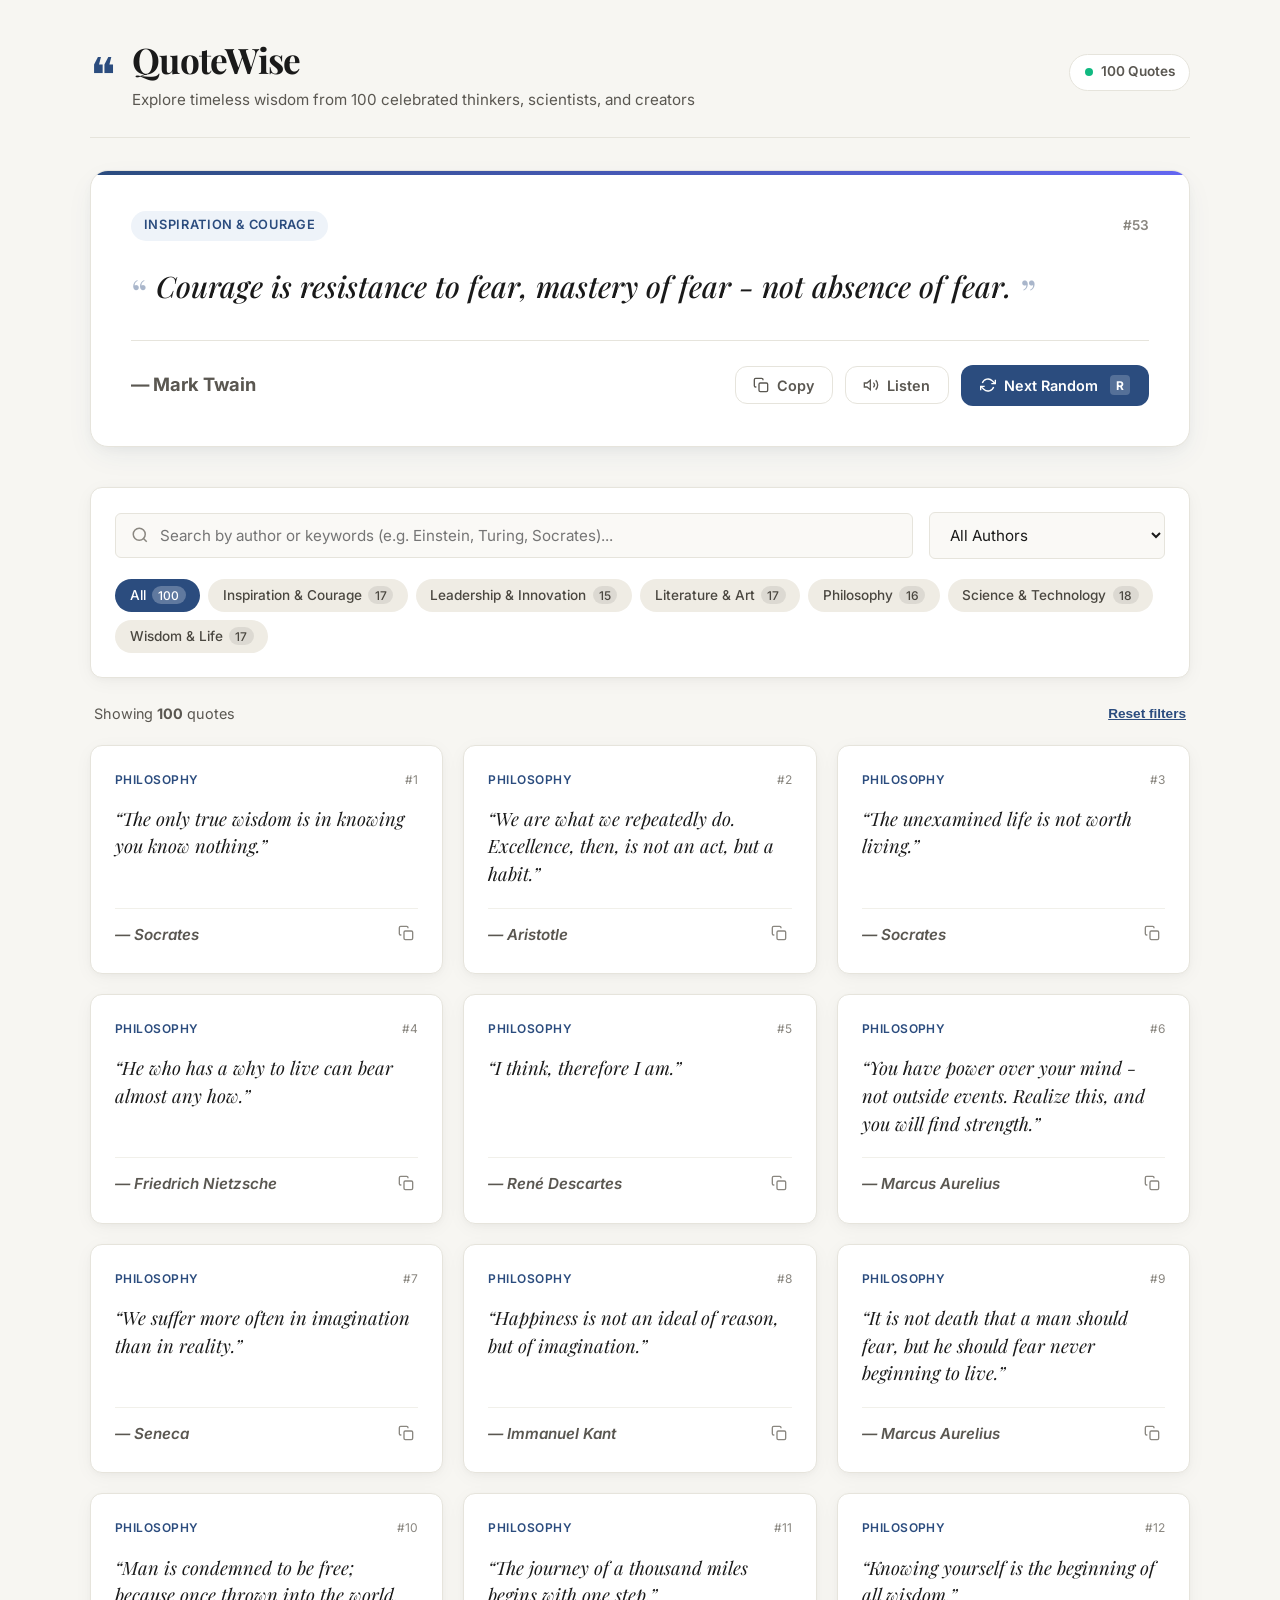
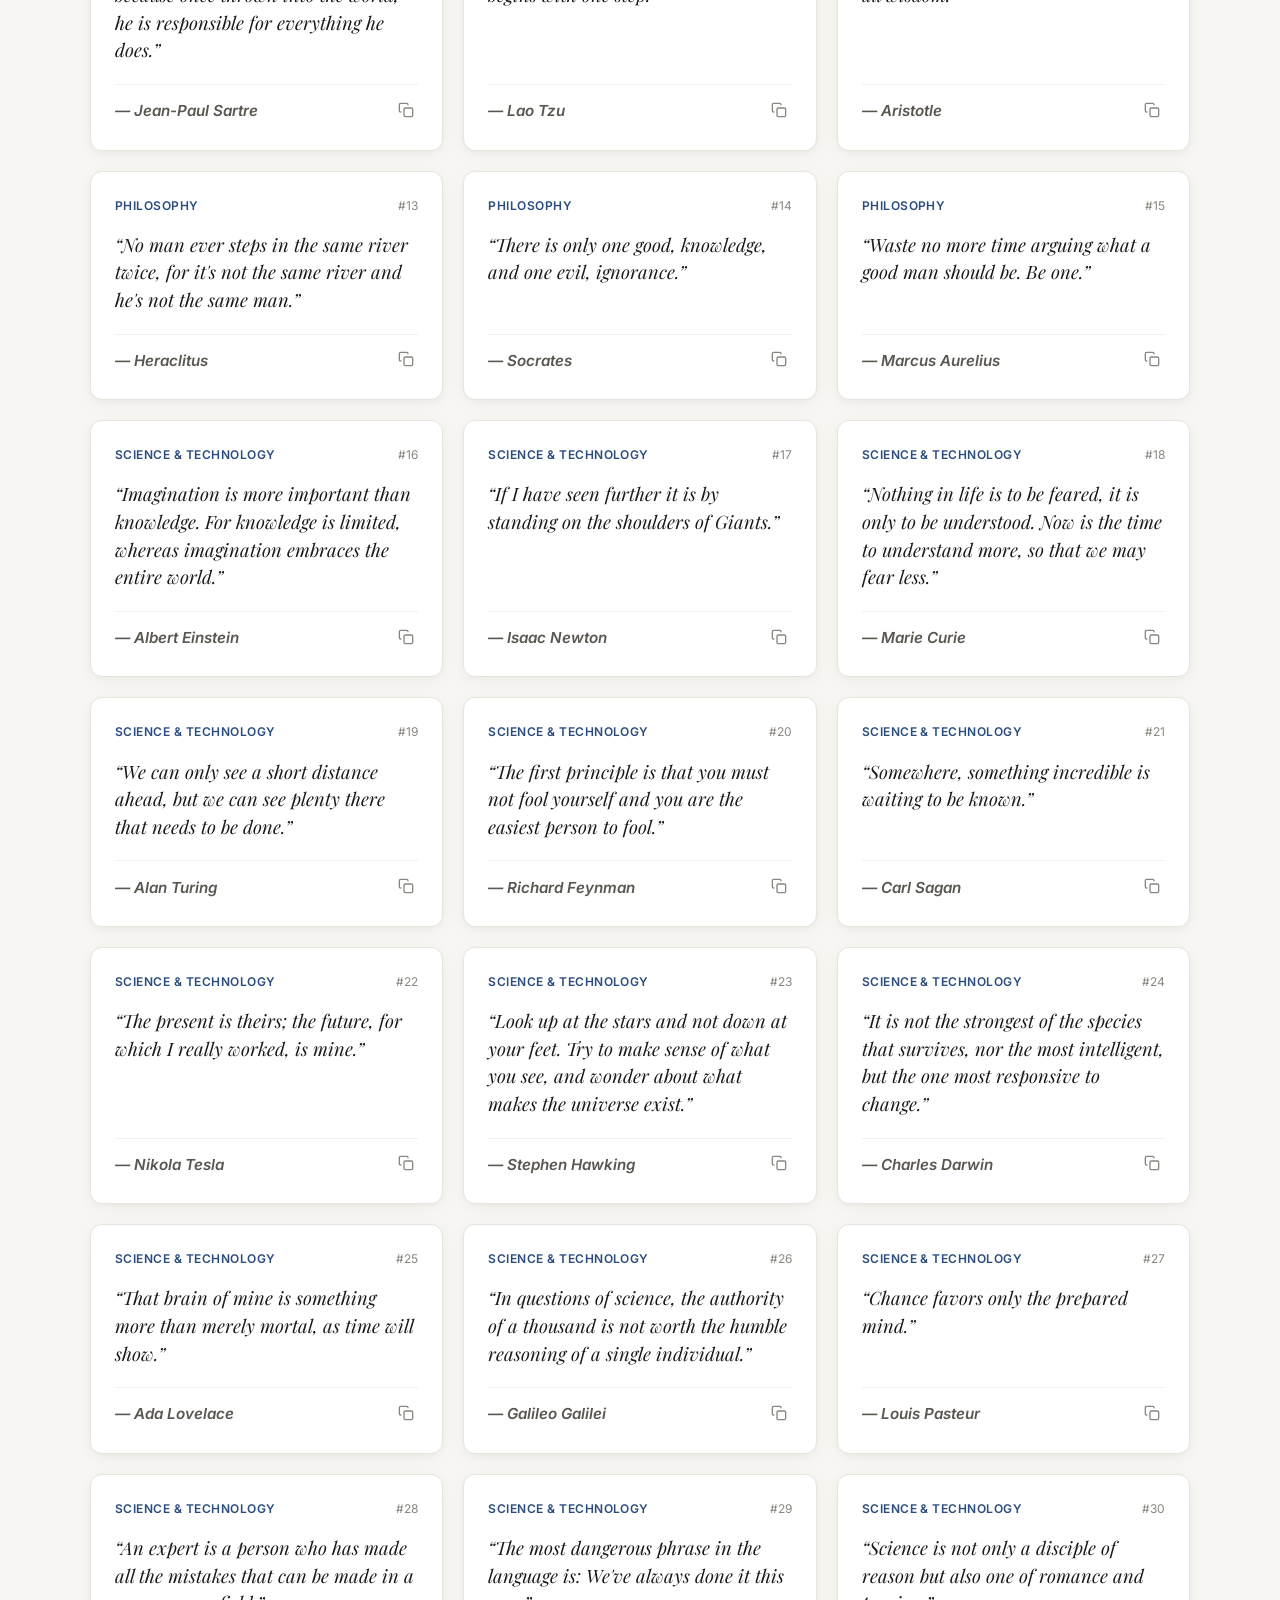
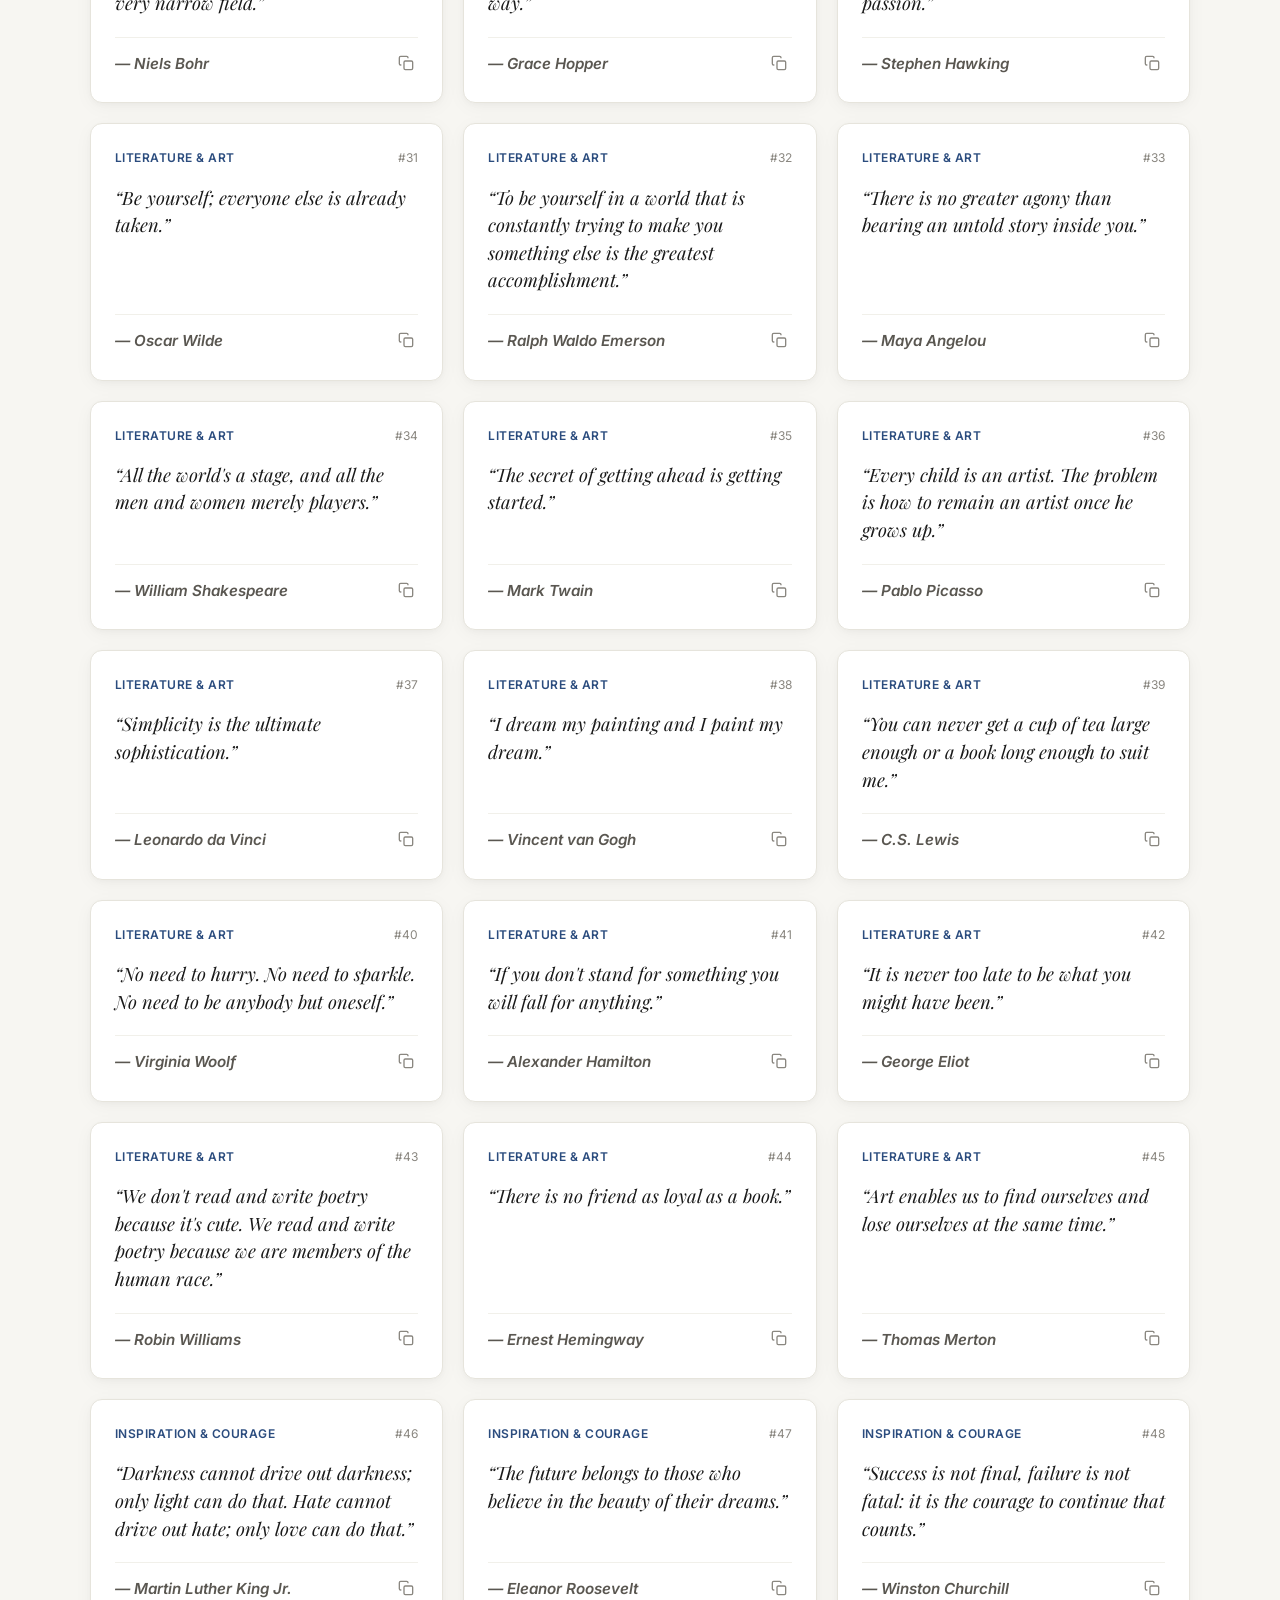
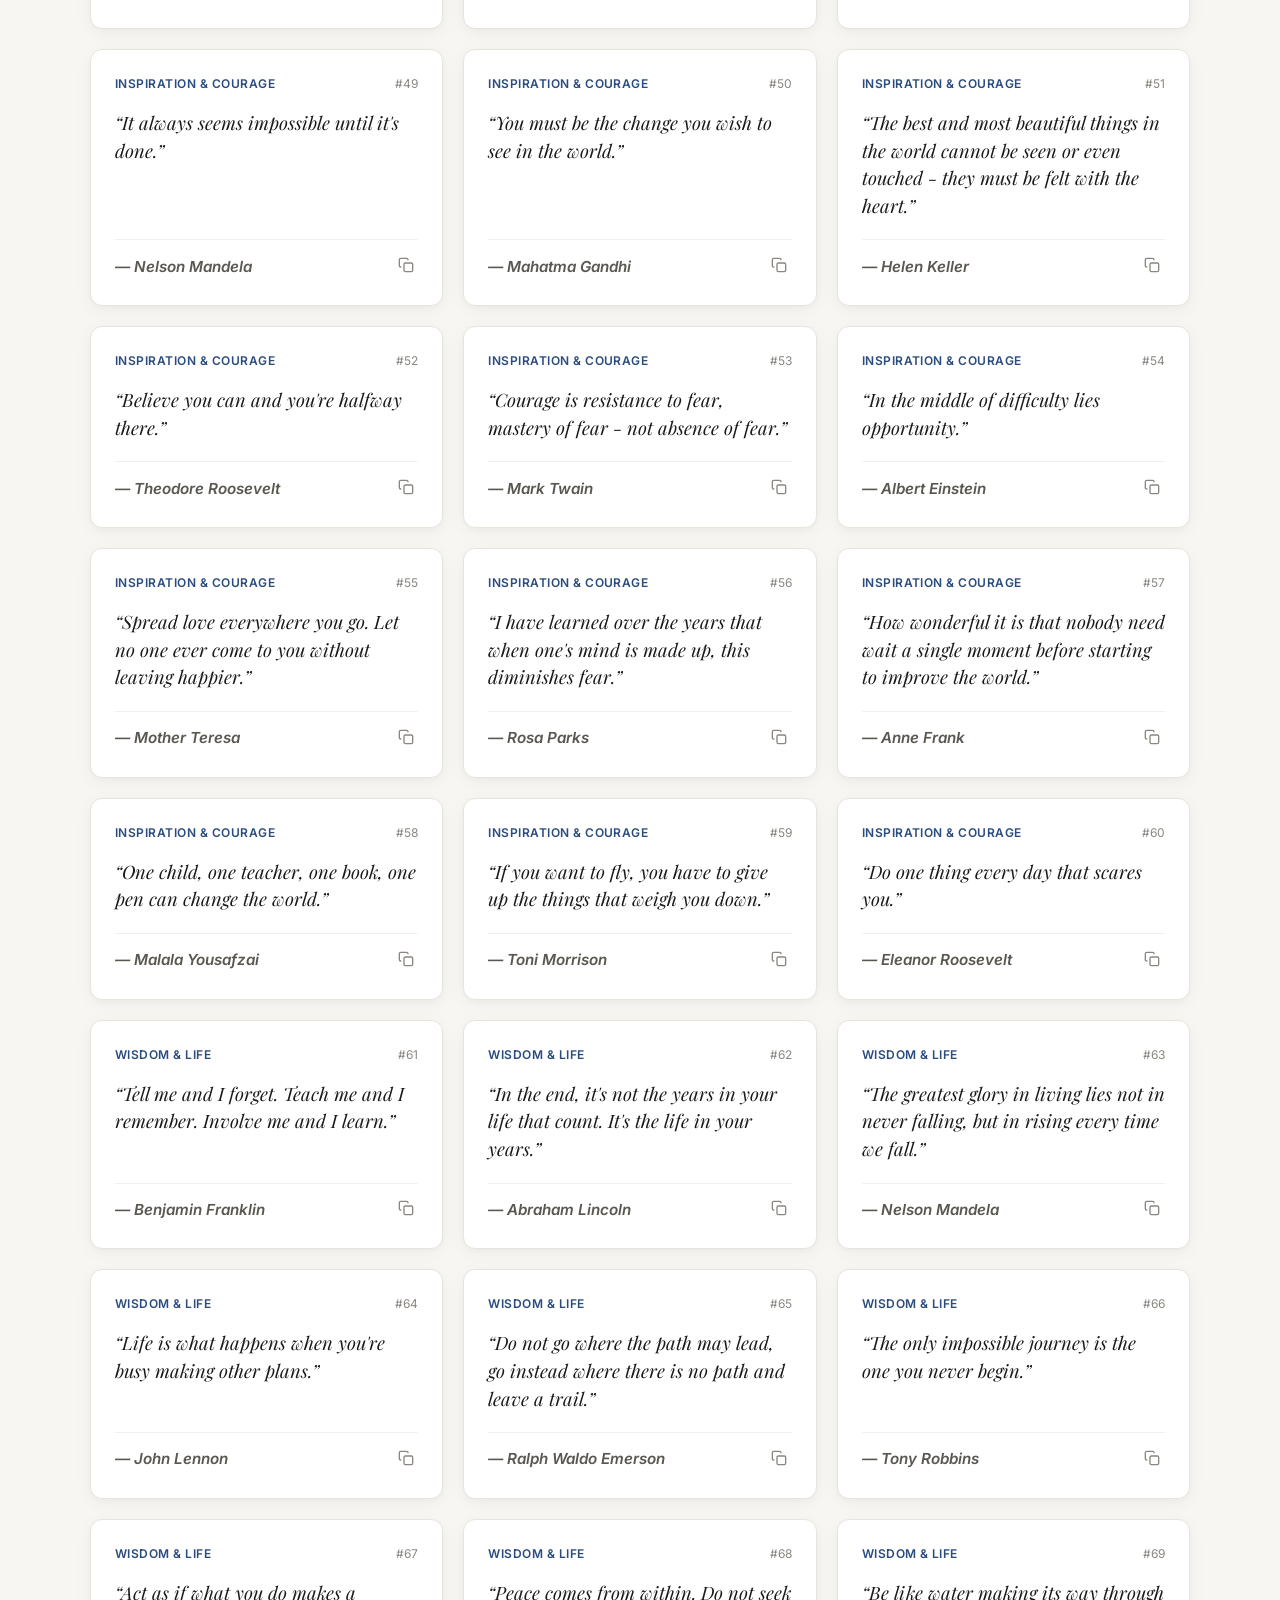
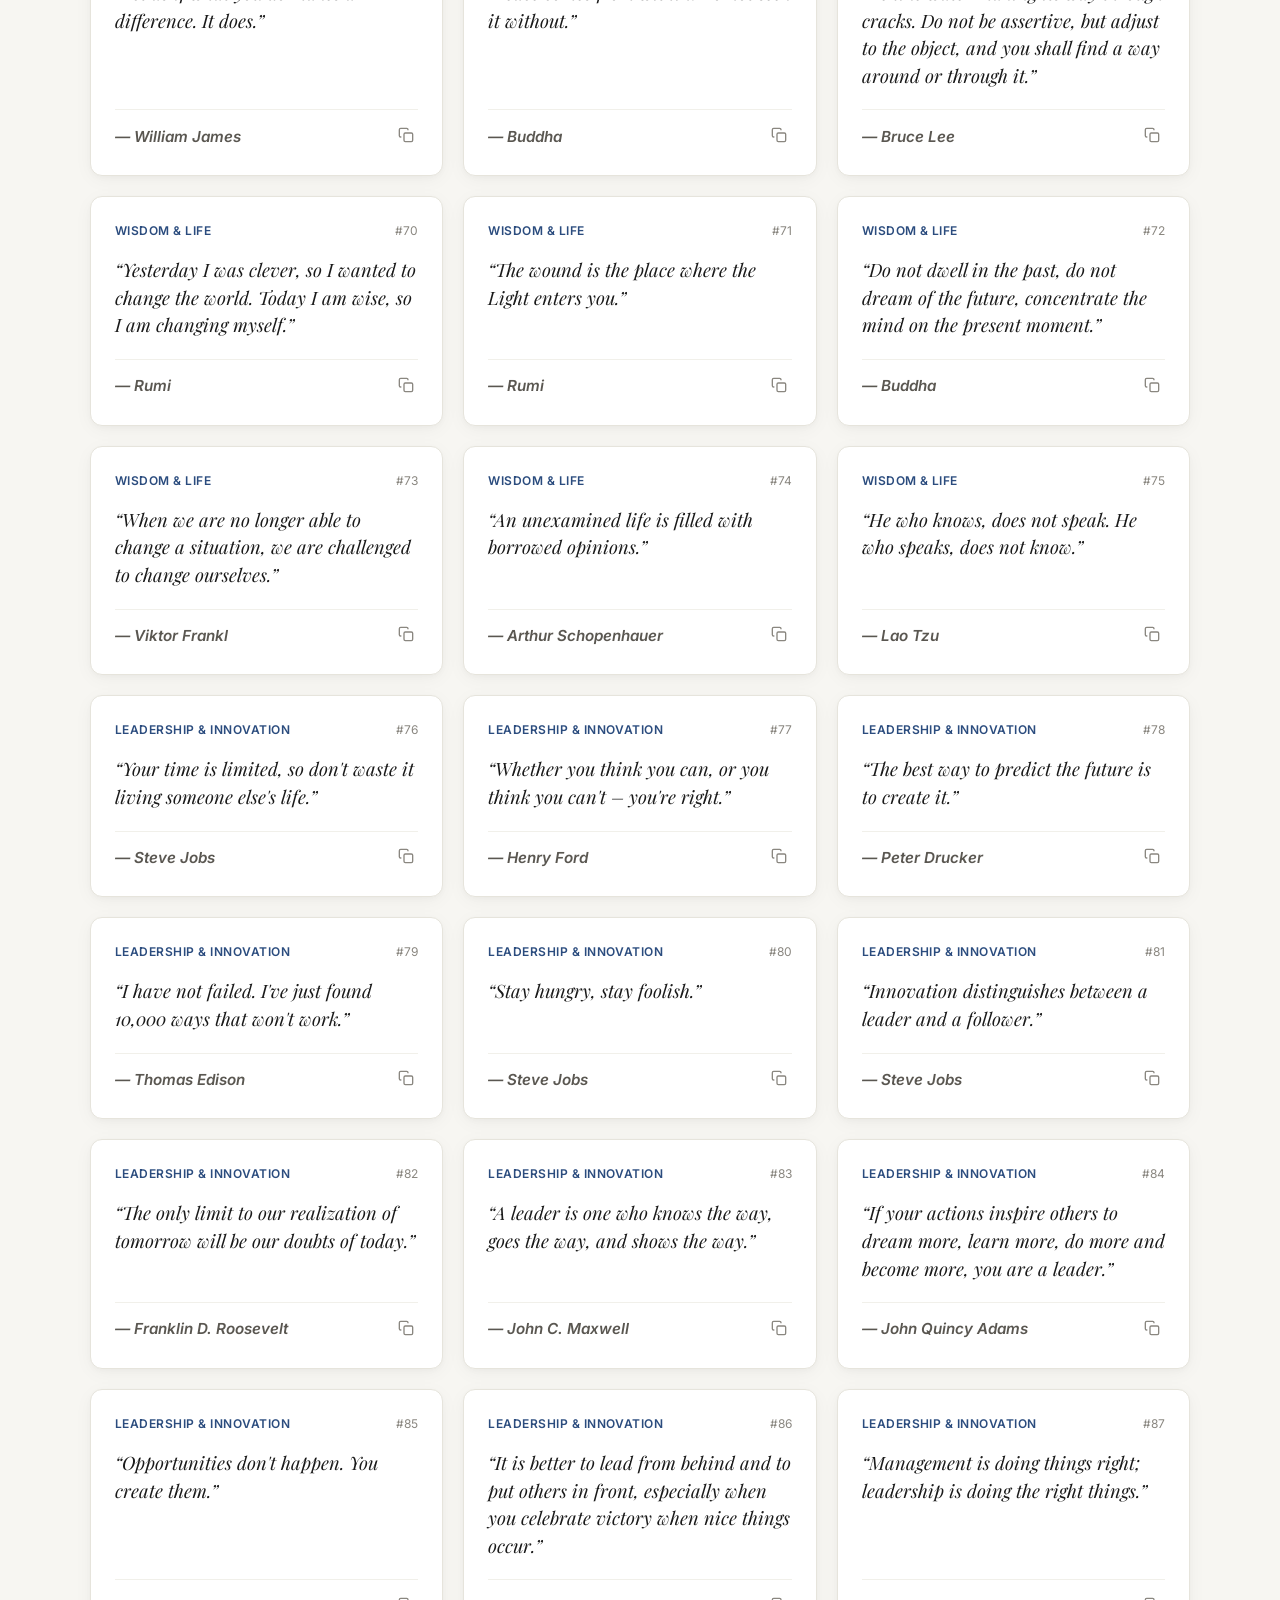
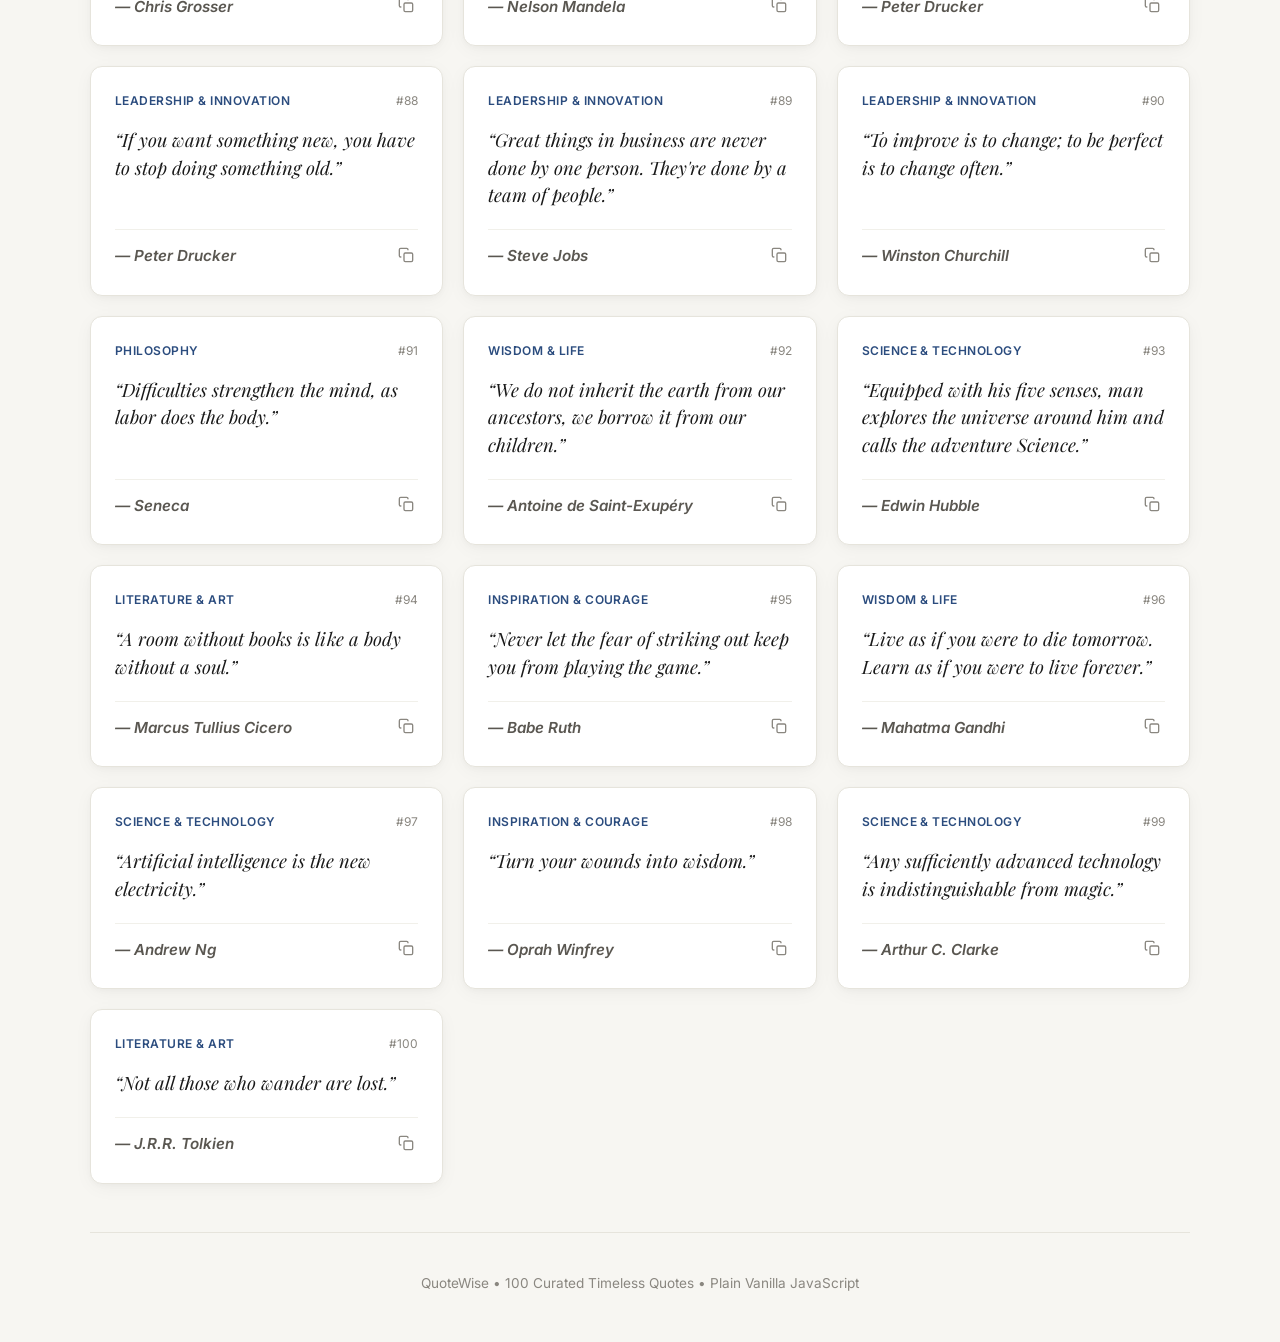
<file: index.html>
<!DOCTYPE html>
<html lang="en">
<head>
  <meta charset="UTF-8">
  <meta name="viewport" content="width=device-width, initial-scale=1.0">
  <title>QuoteWise &mdash; 100 Famous Quotes (Standalone Preview)</title>
  <link rel="preconnect" href="https://fonts.googleapis.com">
  <link rel="preconnect" href="https://fonts.gstatic.com" crossorigin>
  <link href="https://fonts.googleapis.com/css2?family=Playfair+Display:ital,wght@0,500;0,700;1,400&family=Inter:wght@400;500;600;700&display=swap" rel="stylesheet">
  <style>
    :root {
      --bg-color: #f7f6f2;
      --surface-color: #ffffff;
      --surface-border: #e6e4dc;
      --text-primary: #1a1a1a;
      --text-secondary: #5a5751;
      --text-muted: #8a8780;
      --accent-color: #2b4c7e;
      --accent-hover: #1f375b;
      --accent-light: #eef3f9;
      --tag-bg: #efece4;
      --tag-text: #4a4740;
      --card-shadow: 0 4px 20px -2px rgba(0, 0, 0, 0.05), 0 2px 6px -1px rgba(0, 0, 0, 0.03);
      --hero-shadow: 0 10px 30px -5px rgba(43, 76, 126, 0.08), 0 4px 12px -2px rgba(0, 0, 0, 0.04);
      --radius-sm: 6px;
      --radius-md: 12px;
      --radius-lg: 18px;
      --transition-fast: 0.15s ease;
      --transition-normal: 0.25s ease;
    }
    * { box-sizing: border-box; margin: 0; padding: 0; }
    body {
      font-family: 'Inter', -apple-system, BlinkMacSystemFont, "Segoe UI", Roboto, sans-serif;
      background-color: var(--bg-color);
      color: var(--text-primary);
      line-height: 1.6;
      min-height: 100vh;
      padding: 2rem 1.5rem;
    }
    .app-container { max-width: 1100px; margin: 0 auto; }
    .site-header {
      display: flex;
      justify-content: space-between;
      align-items: center;
      margin-bottom: 2rem;
      padding-bottom: 1.5rem;
      border-bottom: 1px solid var(--surface-border);
    }
    .logo-area { display: flex; align-items: center; gap: 1rem; }
    .logo-icon {
      font-size: 3rem;
      line-height: 1;
      color: var(--accent-color);
      font-family: 'Playfair Display', serif;
    }
    .site-header h1 {
      font-family: 'Playfair Display', serif;
      font-size: 2.2rem;
      font-weight: 700;
      color: var(--text-primary);
      letter-spacing: -0.02em;
    }
    .tagline { font-size: 0.95rem; color: var(--text-secondary); }
    .header-badge {
      display: inline-flex;
      align-items: center;
      gap: 0.5rem;
      background-color: var(--surface-color);
      border: 1px solid var(--surface-border);
      padding: 0.4rem 0.9rem;
      border-radius: 9999px;
      font-size: 0.85rem;
      font-weight: 600;
      color: var(--text-secondary);
    }
    .badge-dot { width: 8px; height: 8px; background-color: #10b981; border-radius: 50%; }
    .hero-section { margin-bottom: 2.5rem; }
    .hero-card {
      background: var(--surface-color);
      border: 1px solid var(--surface-border);
      border-radius: var(--radius-lg);
      padding: 2.5rem;
      box-shadow: var(--hero-shadow);
      position: relative;
      overflow: hidden;
      transition: transform var(--transition-normal), opacity var(--transition-normal);
    }
    .hero-card::before {
      content: "";
      position: absolute;
      top: 0; left: 0; right: 0;
      height: 4px;
      background: linear-gradient(90deg, var(--accent-color), #6366f1);
    }
    .hero-meta {
      display: flex;
      justify-content: space-between;
      align-items: center;
      margin-bottom: 1.5rem;
    }
    .category-pill {
      display: inline-block;
      background-color: var(--accent-light);
      color: var(--accent-color);
      font-size: 0.8rem;
      font-weight: 600;
      text-transform: uppercase;
      letter-spacing: 0.05em;
      padding: 0.3rem 0.8rem;
      border-radius: 9999px;
    }
    .quote-id { font-size: 0.85rem; font-weight: 600; color: var(--text-muted); }
    .hero-quote-body { position: relative; margin-bottom: 2rem; }
    .open-quote-mark, .close-quote-mark {
      font-family: 'Playfair Display', serif;
      font-size: 2.5rem;
      color: var(--accent-color);
      opacity: 0.4;
      line-height: 0;
      vertical-align: middle;
    }
    .open-quote-mark { margin-right: 0.25rem; }
    .close-quote-mark { margin-left: 0.25rem; }
    .hero-quote-body blockquote {
      display: inline;
      font-family: 'Playfair Display', Georgia, serif;
      font-size: 1.85rem;
      font-style: italic;
      font-weight: 500;
      color: var(--text-primary);
      line-height: 1.45;
    }
    .hero-footer {
      display: flex;
      justify-content: space-between;
      align-items: center;
      flex-wrap: wrap;
      gap: 1.5rem;
      padding-top: 1.5rem;
      border-top: 1px solid var(--surface-border);
    }
    .hero-author {
      font-size: 1.15rem;
      font-weight: 700;
      color: var(--text-secondary);
      font-style: normal;
    }
    .hero-actions { display: flex; gap: 0.75rem; align-items: center; }
    .btn {
      display: inline-flex;
      align-items: center;
      gap: 0.5rem;
      font-family: inherit;
      font-size: 0.9rem;
      font-weight: 600;
      padding: 0.6rem 1.1rem;
      border-radius: var(--radius-md);
      border: 1px solid transparent;
      cursor: pointer;
      transition: all var(--transition-fast);
    }
    .btn:active { transform: scale(0.98); }
    .btn-primary { background-color: var(--accent-color); color: #ffffff; }
    .btn-primary:hover { background-color: var(--accent-hover); }
    .btn-secondary {
      background-color: var(--surface-color);
      border-color: var(--surface-border);
      color: var(--text-secondary);
    }
    .btn-secondary:hover { background-color: #f1f0ea; color: var(--text-primary); }
    .btn-text {
      background: none; border: none; color: var(--accent-color);
      font-size: 0.85rem; font-weight: 600; cursor: pointer; padding: 0;
      text-decoration: underline;
    }
    .icon { width: 16px; height: 16px; }
    .shortcut-key {
      display: inline-block;
      background-color: rgba(255, 255, 255, 0.2);
      padding: 0.15rem 0.4rem;
      border-radius: 4px;
      font-size: 0.75rem;
      font-family: inherit;
      font-weight: 700;
      margin-left: 0.25rem;
    }
    .controls-section {
      background-color: var(--surface-color);
      border: 1px solid var(--surface-border);
      border-radius: var(--radius-md);
      padding: 1.5rem;
      margin-bottom: 1.5rem;
      box-shadow: var(--card-shadow);
    }
    .search-bar-wrapper { display: flex; gap: 1rem; margin-bottom: 1.25rem; }
    .search-input-group { flex: 1; position: relative; display: flex; align-items: center; }
    .search-icon {
      position: absolute; left: 1rem; width: 18px; height: 18px;
      color: var(--text-muted); pointer-events: none;
    }
    #search-input {
      width: 100%;
      padding: 0.75rem 2.5rem 0.75rem 2.75rem;
      font-size: 0.95rem; font-family: inherit;
      border: 1px solid var(--surface-border);
      border-radius: var(--radius-sm);
      background-color: #faf9f6; color: var(--text-primary);
      outline: none;
      transition: border-color var(--transition-fast), background-color var(--transition-fast);
    }
    #search-input:focus {
      background-color: #ffffff;
      border-color: var(--accent-color);
      box-shadow: 0 0 0 3px rgba(43, 76, 126, 0.12);
    }
    .clear-search-btn {
      position: absolute; right: 0.75rem;
      background: none; border: none; font-size: 1.4rem;
      color: var(--text-muted); cursor: pointer; line-height: 1; display: none;
    }
    .author-filter-group select {
      padding: 0.75rem 1rem; font-size: 0.95rem; font-family: inherit;
      border: 1px solid var(--surface-border); border-radius: var(--radius-sm);
      background-color: #faf9f6; color: var(--text-primary); cursor: pointer;
      outline: none; min-width: 180px;
    }
    .category-filters { display: flex; flex-wrap: wrap; gap: 0.5rem; }
    .cat-pill {
      background-color: var(--tag-bg);
      border: 1px solid transparent;
      color: var(--tag-text);
      font-family: inherit;
      font-size: 0.85rem;
      font-weight: 500;
      padding: 0.4rem 0.85rem;
      border-radius: 9999px;
      cursor: pointer;
      transition: all var(--transition-fast);
      display: inline-flex;
      align-items: center;
      gap: 0.4rem;
    }
    .cat-pill:hover { background-color: #e4e0d5; }
    .cat-pill.active { background-color: var(--accent-color); color: #ffffff; }
    .pill-count {
      font-size: 0.75rem;
      background-color: rgba(0, 0, 0, 0.08);
      padding: 0.1rem 0.4rem;
      border-radius: 9999px;
    }
    .cat-pill.active .pill-count {
      background-color: rgba(255, 255, 255, 0.25);
      color: #ffffff;
    }
    .results-meta {
      display: flex;
      justify-content: space-between;
      align-items: center;
      margin-bottom: 1.25rem;
      padding: 0 0.25rem;
    }
    .results-count { font-size: 0.9rem; color: var(--text-secondary); }
    .quotes-grid {
      display: grid;
      grid-template-columns: repeat(auto-fill, minmax(320px, 1fr));
      gap: 1.25rem;
      margin-bottom: 3rem;
    }
    .quote-card {
      background-color: var(--surface-color);
      border: 1px solid var(--surface-border);
      border-radius: var(--radius-md);
      padding: 1.5rem;
      box-shadow: var(--card-shadow);
      display: flex;
      flex-direction: column;
      justify-content: space-between;
      transition: transform var(--transition-fast), box-shadow var(--transition-fast);
      cursor: pointer;
    }
    .quote-card:hover {
      transform: translateY(-2px);
      box-shadow: 0 8px 24px -4px rgba(0, 0, 0, 0.08);
    }
    .card-header { display: flex; justify-content: space-between; align-items: center; margin-bottom: 1rem; }
    .card-category {
      font-size: 0.75rem; font-weight: 600; color: var(--accent-color);
      text-transform: uppercase; letter-spacing: 0.04em;
    }
    .card-id { font-size: 0.75rem; color: var(--text-muted); }
    .card-quote {
      font-family: 'Playfair Display', Georgia, serif;
      font-size: 1.15rem; font-style: italic; line-height: 1.5;
      color: var(--text-primary); margin-bottom: 1.25rem; flex-grow: 1;
    }
    .card-footer {
      display: flex; justify-content: space-between; align-items: center;
      padding-top: 0.75rem; border-top: 1px solid #f1f0ea;
    }
    .card-author { font-size: 0.95rem; font-weight: 600; color: var(--text-secondary); }
    .card-copy-btn {
      background: none; border: none; color: var(--text-muted);
      cursor: pointer; padding: 0.3rem; border-radius: var(--radius-sm);
    }
    .card-copy-btn:hover { color: var(--accent-color); background-color: var(--accent-light); }
    .empty-state {
      text-align: center; background-color: var(--surface-color);
      border: 1px dashed var(--surface-border); border-radius: var(--radius-md);
      padding: 3.5rem 2rem; margin-bottom: 3rem;
    }
    .empty-state.hidden { display: none; }
    .empty-state-icon { font-size: 2.5rem; margin-bottom: 1rem; }
    .toast {
      position: fixed; bottom: 2rem; right: 2rem;
      background-color: #1e293b; color: #ffffff;
      padding: 0.85rem 1.4rem; border-radius: var(--radius-md);
      box-shadow: 0 10px 25px -5px rgba(0, 0, 0, 0.3);
      font-size: 0.9rem; font-weight: 500; opacity: 0;
      transform: translateY(20px); pointer-events: none;
      transition: opacity 0.25s ease, transform 0.25s ease; z-index: 1000;
    }
    .toast.show { opacity: 1; transform: translateY(0); }
    .site-footer {
      text-align: center; padding: 2.5rem 0 1rem;
      border-top: 1px solid var(--surface-border); color: var(--text-muted); font-size: 0.85rem;
    }
    @media (max-width: 768px) {
      body { padding: 1rem 0.75rem; }
      .site-header { flex-direction: column; align-items: flex-start; gap: 1rem; }
      .hero-card { padding: 1.5rem; }
      .hero-quote-body blockquote { font-size: 1.35rem; }
      .hero-footer { flex-direction: column; align-items: flex-start; gap: 1rem; }
      .hero-actions { width: 100%; flex-wrap: wrap; }
      .search-bar-wrapper { flex-direction: column; }
      .quotes-grid { grid-template-columns: 1fr; }
    }
  </style>
</head>
<body>
  <div class="app-container">
    <header class="site-header">
      <div class="logo-area">
        <span class="logo-icon">&#10077;</span>
        <div>
          <h1>QuoteWise</h1>
          <p class="tagline">Explore timeless wisdom from 100 celebrated thinkers, scientists, and creators</p>
        </div>
      </div>
      <div class="header-badge">
        <span class="badge-dot"></span>
        <span id="total-quotes-badge">100 Quotes</span>
      </div>
    </header>

    <section class="hero-section" aria-label="Random Quote">
      <div class="hero-card" id="hero-card">
        <div class="hero-meta">
          <span class="category-pill" id="hero-category">Philosophy</span>
          <span class="quote-id" id="hero-id">#1</span>
        </div>
        <div class="hero-quote-body">
          <span class="open-quote-mark" aria-hidden="true">&ldquo;</span>
          <blockquote id="hero-text">The only true wisdom is in knowing you know nothing.</blockquote>
          <span class="close-quote-mark" aria-hidden="true">&rdquo;</span>
        </div>
        <div class="hero-footer">
          <cite class="hero-author" id="hero-author">&mdash; Socrates</cite>
          <div class="hero-actions">
            <button type="button" class="btn btn-secondary" id="btn-copy">
              <svg class="icon" viewBox="0 0 24 24" fill="none" stroke="currentColor" stroke-width="2">
                <rect x="9" y="9" width="13" height="13" rx="2" ry="2"></rect>
                <path d="M5 15H4a2 2 0 0 1-2-2V4a2 2 0 0 1 2-2h9a2 2 0 0 1 2 2v1"></path>
              </svg>
              <span>Copy</span>
            </button>
            <button type="button" class="btn btn-secondary" id="btn-speak">
              <svg class="icon" viewBox="0 0 24 24" fill="none" stroke="currentColor" stroke-width="2">
                <polygon points="11 5 6 9 2 9 2 15 6 15 11 19 11 5"></polygon>
                <path d="M19.07 4.93a10 10 0 0 1 0 14.14M15.54 8.46a5 5 0 0 1 0 7.07"></path>
              </svg>
              <span>Listen</span>
            </button>
            <button type="button" class="btn btn-primary" id="btn-random-quote">
              <svg class="icon" viewBox="0 0 24 24" fill="none" stroke="currentColor" stroke-width="2">
                <polyline points="23 4 23 10 17 10"></polyline>
                <polyline points="1 20 1 14 7 14"></polyline>
                <path d="M3.51 9a9 9 0 0 1 14.85-3.36L23 10M1 14l4.64 4.36A9 9 0 0 0 20.49 15"></path>
              </svg>
              <span>Next Random</span>
              <kbd class="shortcut-key">R</kbd>
            </button>
          </div>
        </div>
      </div>
    </section>

    <section class="controls-section">
      <div class="search-bar-wrapper">
        <div class="search-input-group">
          <svg class="search-icon" viewBox="0 0 24 24" fill="none" stroke="currentColor" stroke-width="2">
            <circle cx="11" cy="11" r="8"></circle>
            <line x1="21" y1="21" x2="16.65" y2="16.65"></line>
          </svg>
          <input type="search" id="search-input" placeholder="Search by author or keywords (e.g. Einstein, Turing, Socrates)..." autocomplete="off">
          <button type="button" id="clear-search" class="clear-search-btn">&times;</button>
        </div>
        <div class="author-filter-group">
          <select id="author-select">
            <option value="">All Authors</option>
          </select>
        </div>
      </div>

      <nav class="category-filters" id="category-filters">
        <button type="button" class="cat-pill active" data-category="all">
          All <span class="pill-count" id="count-all">100</span>
        </button>
      </nav>
    </section>

    <section class="results-meta">
      <div class="results-count" id="results-count">Showing <strong>100</strong> quotes</div>
      <button type="button" class="btn-text" id="btn-reset-filters">Reset filters</button>
    </section>

    <main class="quotes-grid" id="quotes-grid"></main>

    <div class="empty-state hidden" id="empty-state">
      <div class="empty-state-icon">&#128269;</div>
      <h3>No quotes found</h3>
      <p>We couldn't find any quotes matching your current search or category filter.</p>
      <button type="button" class="btn btn-secondary" id="btn-empty-reset">Clear Search &amp; Filters</button>
    </div>

    <div class="toast" id="toast"><span id="toast-message">Quote copied to clipboard!</span></div>

    <footer class="site-footer">
      <p>QuoteWise &bull; 100 Curated Timeless Quotes &bull; Plain Vanilla JavaScript</p>
    </footer>
  </div>

  <script>
    // Embedded 100 Quotes Dataset
    let QUOTES = [
  {
    "id": 1,
    "quote": "The only true wisdom is in knowing you know nothing.",
    "author": "Socrates",
    "category": "Philosophy"
  },
  {
    "id": 2,
    "quote": "We are what we repeatedly do. Excellence, then, is not an act, but a habit.",
    "author": "Aristotle",
    "category": "Philosophy"
  },
  {
    "id": 3,
    "quote": "The unexamined life is not worth living.",
    "author": "Socrates",
    "category": "Philosophy"
  },
  {
    "id": 4,
    "quote": "He who has a why to live can bear almost any how.",
    "author": "Friedrich Nietzsche",
    "category": "Philosophy"
  },
  {
    "id": 5,
    "quote": "I think, therefore I am.",
    "author": "René Descartes",
    "category": "Philosophy"
  },
  {
    "id": 6,
    "quote": "You have power over your mind - not outside events. Realize this, and you will find strength.",
    "author": "Marcus Aurelius",
    "category": "Philosophy"
  },
  {
    "id": 7,
    "quote": "We suffer more often in imagination than in reality.",
    "author": "Seneca",
    "category": "Philosophy"
  },
  {
    "id": 8,
    "quote": "Happiness is not an ideal of reason, but of imagination.",
    "author": "Immanuel Kant",
    "category": "Philosophy"
  },
  {
    "id": 9,
    "quote": "It is not death that a man should fear, but he should fear never beginning to live.",
    "author": "Marcus Aurelius",
    "category": "Philosophy"
  },
  {
    "id": 10,
    "quote": "Man is condemned to be free; because once thrown into the world, he is responsible for everything he does.",
    "author": "Jean-Paul Sartre",
    "category": "Philosophy"
  },
  {
    "id": 11,
    "quote": "The journey of a thousand miles begins with one step.",
    "author": "Lao Tzu",
    "category": "Philosophy"
  },
  {
    "id": 12,
    "quote": "Knowing yourself is the beginning of all wisdom.",
    "author": "Aristotle",
    "category": "Philosophy"
  },
  {
    "id": 13,
    "quote": "No man ever steps in the same river twice, for it's not the same river and he's not the same man.",
    "author": "Heraclitus",
    "category": "Philosophy"
  },
  {
    "id": 14,
    "quote": "There is only one good, knowledge, and one evil, ignorance.",
    "author": "Socrates",
    "category": "Philosophy"
  },
  {
    "id": 15,
    "quote": "Waste no more time arguing what a good man should be. Be one.",
    "author": "Marcus Aurelius",
    "category": "Philosophy"
  },
  {
    "id": 16,
    "quote": "Imagination is more important than knowledge. For knowledge is limited, whereas imagination embraces the entire world.",
    "author": "Albert Einstein",
    "category": "Science & Technology"
  },
  {
    "id": 17,
    "quote": "If I have seen further it is by standing on the shoulders of Giants.",
    "author": "Isaac Newton",
    "category": "Science & Technology"
  },
  {
    "id": 18,
    "quote": "Nothing in life is to be feared, it is only to be understood. Now is the time to understand more, so that we may fear less.",
    "author": "Marie Curie",
    "category": "Science & Technology"
  },
  {
    "id": 19,
    "quote": "We can only see a short distance ahead, but we can see plenty there that needs to be done.",
    "author": "Alan Turing",
    "category": "Science & Technology"
  },
  {
    "id": 20,
    "quote": "The first principle is that you must not fool yourself and you are the easiest person to fool.",
    "author": "Richard Feynman",
    "category": "Science & Technology"
  },
  {
    "id": 21,
    "quote": "Somewhere, something incredible is waiting to be known.",
    "author": "Carl Sagan",
    "category": "Science & Technology"
  },
  {
    "id": 22,
    "quote": "The present is theirs; the future, for which I really worked, is mine.",
    "author": "Nikola Tesla",
    "category": "Science & Technology"
  },
  {
    "id": 23,
    "quote": "Look up at the stars and not down at your feet. Try to make sense of what you see, and wonder about what makes the universe exist.",
    "author": "Stephen Hawking",
    "category": "Science & Technology"
  },
  {
    "id": 24,
    "quote": "It is not the strongest of the species that survives, nor the most intelligent, but the one most responsive to change.",
    "author": "Charles Darwin",
    "category": "Science & Technology"
  },
  {
    "id": 25,
    "quote": "That brain of mine is something more than merely mortal, as time will show.",
    "author": "Ada Lovelace",
    "category": "Science & Technology"
  },
  {
    "id": 26,
    "quote": "In questions of science, the authority of a thousand is not worth the humble reasoning of a single individual.",
    "author": "Galileo Galilei",
    "category": "Science & Technology"
  },
  {
    "id": 27,
    "quote": "Chance favors only the prepared mind.",
    "author": "Louis Pasteur",
    "category": "Science & Technology"
  },
  {
    "id": 28,
    "quote": "An expert is a person who has made all the mistakes that can be made in a very narrow field.",
    "author": "Niels Bohr",
    "category": "Science & Technology"
  },
  {
    "id": 29,
    "quote": "The most dangerous phrase in the language is: We've always done it this way.",
    "author": "Grace Hopper",
    "category": "Science & Technology"
  },
  {
    "id": 30,
    "quote": "Science is not only a disciple of reason but also one of romance and passion.",
    "author": "Stephen Hawking",
    "category": "Science & Technology"
  },
  {
    "id": 31,
    "quote": "Be yourself; everyone else is already taken.",
    "author": "Oscar Wilde",
    "category": "Literature & Art"
  },
  {
    "id": 32,
    "quote": "To be yourself in a world that is constantly trying to make you something else is the greatest accomplishment.",
    "author": "Ralph Waldo Emerson",
    "category": "Literature & Art"
  },
  {
    "id": 33,
    "quote": "There is no greater agony than bearing an untold story inside you.",
    "author": "Maya Angelou",
    "category": "Literature & Art"
  },
  {
    "id": 34,
    "quote": "All the world's a stage, and all the men and women merely players.",
    "author": "William Shakespeare",
    "category": "Literature & Art"
  },
  {
    "id": 35,
    "quote": "The secret of getting ahead is getting started.",
    "author": "Mark Twain",
    "category": "Literature & Art"
  },
  {
    "id": 36,
    "quote": "Every child is an artist. The problem is how to remain an artist once he grows up.",
    "author": "Pablo Picasso",
    "category": "Literature & Art"
  },
  {
    "id": 37,
    "quote": "Simplicity is the ultimate sophistication.",
    "author": "Leonardo da Vinci",
    "category": "Literature & Art"
  },
  {
    "id": 38,
    "quote": "I dream my painting and I paint my dream.",
    "author": "Vincent van Gogh",
    "category": "Literature & Art"
  },
  {
    "id": 39,
    "quote": "You can never get a cup of tea large enough or a book long enough to suit me.",
    "author": "C.S. Lewis",
    "category": "Literature & Art"
  },
  {
    "id": 40,
    "quote": "No need to hurry. No need to sparkle. No need to be anybody but oneself.",
    "author": "Virginia Woolf",
    "category": "Literature & Art"
  },
  {
    "id": 41,
    "quote": "If you don't stand for something you will fall for anything.",
    "author": "Alexander Hamilton",
    "category": "Literature & Art"
  },
  {
    "id": 42,
    "quote": "It is never too late to be what you might have been.",
    "author": "George Eliot",
    "category": "Literature & Art"
  },
  {
    "id": 43,
    "quote": "We don't read and write poetry because it's cute. We read and write poetry because we are members of the human race.",
    "author": "Robin Williams",
    "category": "Literature & Art"
  },
  {
    "id": 44,
    "quote": "There is no friend as loyal as a book.",
    "author": "Ernest Hemingway",
    "category": "Literature & Art"
  },
  {
    "id": 45,
    "quote": "Art enables us to find ourselves and lose ourselves at the same time.",
    "author": "Thomas Merton",
    "category": "Literature & Art"
  },
  {
    "id": 46,
    "quote": "Darkness cannot drive out darkness; only light can do that. Hate cannot drive out hate; only love can do that.",
    "author": "Martin Luther King Jr.",
    "category": "Inspiration & Courage"
  },
  {
    "id": 47,
    "quote": "The future belongs to those who believe in the beauty of their dreams.",
    "author": "Eleanor Roosevelt",
    "category": "Inspiration & Courage"
  },
  {
    "id": 48,
    "quote": "Success is not final, failure is not fatal: it is the courage to continue that counts.",
    "author": "Winston Churchill",
    "category": "Inspiration & Courage"
  },
  {
    "id": 49,
    "quote": "It always seems impossible until it's done.",
    "author": "Nelson Mandela",
    "category": "Inspiration & Courage"
  },
  {
    "id": 50,
    "quote": "You must be the change you wish to see in the world.",
    "author": "Mahatma Gandhi",
    "category": "Inspiration & Courage"
  },
  {
    "id": 51,
    "quote": "The best and most beautiful things in the world cannot be seen or even touched - they must be felt with the heart.",
    "author": "Helen Keller",
    "category": "Inspiration & Courage"
  },
  {
    "id": 52,
    "quote": "Believe you can and you're halfway there.",
    "author": "Theodore Roosevelt",
    "category": "Inspiration & Courage"
  },
  {
    "id": 53,
    "quote": "Courage is resistance to fear, mastery of fear - not absence of fear.",
    "author": "Mark Twain",
    "category": "Inspiration & Courage"
  },
  {
    "id": 54,
    "quote": "In the middle of difficulty lies opportunity.",
    "author": "Albert Einstein",
    "category": "Inspiration & Courage"
  },
  {
    "id": 55,
    "quote": "Spread love everywhere you go. Let no one ever come to you without leaving happier.",
    "author": "Mother Teresa",
    "category": "Inspiration & Courage"
  },
  {
    "id": 56,
    "quote": "I have learned over the years that when one's mind is made up, this diminishes fear.",
    "author": "Rosa Parks",
    "category": "Inspiration & Courage"
  },
  {
    "id": 57,
    "quote": "How wonderful it is that nobody need wait a single moment before starting to improve the world.",
    "author": "Anne Frank",
    "category": "Inspiration & Courage"
  },
  {
    "id": 58,
    "quote": "One child, one teacher, one book, one pen can change the world.",
    "author": "Malala Yousafzai",
    "category": "Inspiration & Courage"
  },
  {
    "id": 59,
    "quote": "If you want to fly, you have to give up the things that weigh you down.",
    "author": "Toni Morrison",
    "category": "Inspiration & Courage"
  },
  {
    "id": 60,
    "quote": "Do one thing every day that scares you.",
    "author": "Eleanor Roosevelt",
    "category": "Inspiration & Courage"
  },
  {
    "id": 61,
    "quote": "Tell me and I forget. Teach me and I remember. Involve me and I learn.",
    "author": "Benjamin Franklin",
    "category": "Wisdom & Life"
  },
  {
    "id": 62,
    "quote": "In the end, it's not the years in your life that count. It's the life in your years.",
    "author": "Abraham Lincoln",
    "category": "Wisdom & Life"
  },
  {
    "id": 63,
    "quote": "The greatest glory in living lies not in never falling, but in rising every time we fall.",
    "author": "Nelson Mandela",
    "category": "Wisdom & Life"
  },
  {
    "id": 64,
    "quote": "Life is what happens when you're busy making other plans.",
    "author": "John Lennon",
    "category": "Wisdom & Life"
  },
  {
    "id": 65,
    "quote": "Do not go where the path may lead, go instead where there is no path and leave a trail.",
    "author": "Ralph Waldo Emerson",
    "category": "Wisdom & Life"
  },
  {
    "id": 66,
    "quote": "The only impossible journey is the one you never begin.",
    "author": "Tony Robbins",
    "category": "Wisdom & Life"
  },
  {
    "id": 67,
    "quote": "Act as if what you do makes a difference. It does.",
    "author": "William James",
    "category": "Wisdom & Life"
  },
  {
    "id": 68,
    "quote": "Peace comes from within. Do not seek it without.",
    "author": "Buddha",
    "category": "Wisdom & Life"
  },
  {
    "id": 69,
    "quote": "Be like water making its way through cracks. Do not be assertive, but adjust to the object, and you shall find a way around or through it.",
    "author": "Bruce Lee",
    "category": "Wisdom & Life"
  },
  {
    "id": 70,
    "quote": "Yesterday I was clever, so I wanted to change the world. Today I am wise, so I am changing myself.",
    "author": "Rumi",
    "category": "Wisdom & Life"
  },
  {
    "id": 71,
    "quote": "The wound is the place where the Light enters you.",
    "author": "Rumi",
    "category": "Wisdom & Life"
  },
  {
    "id": 72,
    "quote": "Do not dwell in the past, do not dream of the future, concentrate the mind on the present moment.",
    "author": "Buddha",
    "category": "Wisdom & Life"
  },
  {
    "id": 73,
    "quote": "When we are no longer able to change a situation, we are challenged to change ourselves.",
    "author": "Viktor Frankl",
    "category": "Wisdom & Life"
  },
  {
    "id": 74,
    "quote": "An unexamined life is filled with borrowed opinions.",
    "author": "Arthur Schopenhauer",
    "category": "Wisdom & Life"
  },
  {
    "id": 75,
    "quote": "He who knows, does not speak. He who speaks, does not know.",
    "author": "Lao Tzu",
    "category": "Wisdom & Life"
  },
  {
    "id": 76,
    "quote": "Your time is limited, so don't waste it living someone else's life.",
    "author": "Steve Jobs",
    "category": "Leadership & Innovation"
  },
  {
    "id": 77,
    "quote": "Whether you think you can, or you think you can't – you're right.",
    "author": "Henry Ford",
    "category": "Leadership & Innovation"
  },
  {
    "id": 78,
    "quote": "The best way to predict the future is to create it.",
    "author": "Peter Drucker",
    "category": "Leadership & Innovation"
  },
  {
    "id": 79,
    "quote": "I have not failed. I've just found 10,000 ways that won't work.",
    "author": "Thomas Edison",
    "category": "Leadership & Innovation"
  },
  {
    "id": 80,
    "quote": "Stay hungry, stay foolish.",
    "author": "Steve Jobs",
    "category": "Leadership & Innovation"
  },
  {
    "id": 81,
    "quote": "Innovation distinguishes between a leader and a follower.",
    "author": "Steve Jobs",
    "category": "Leadership & Innovation"
  },
  {
    "id": 82,
    "quote": "The only limit to our realization of tomorrow will be our doubts of today.",
    "author": "Franklin D. Roosevelt",
    "category": "Leadership & Innovation"
  },
  {
    "id": 83,
    "quote": "A leader is one who knows the way, goes the way, and shows the way.",
    "author": "John C. Maxwell",
    "category": "Leadership & Innovation"
  },
  {
    "id": 84,
    "quote": "If your actions inspire others to dream more, learn more, do more and become more, you are a leader.",
    "author": "John Quincy Adams",
    "category": "Leadership & Innovation"
  },
  {
    "id": 85,
    "quote": "Opportunities don't happen. You create them.",
    "author": "Chris Grosser",
    "category": "Leadership & Innovation"
  },
  {
    "id": 86,
    "quote": "It is better to lead from behind and to put others in front, especially when you celebrate victory when nice things occur.",
    "author": "Nelson Mandela",
    "category": "Leadership & Innovation"
  },
  {
    "id": 87,
    "quote": "Management is doing things right; leadership is doing the right things.",
    "author": "Peter Drucker",
    "category": "Leadership & Innovation"
  },
  {
    "id": 88,
    "quote": "If you want something new, you have to stop doing something old.",
    "author": "Peter Drucker",
    "category": "Leadership & Innovation"
  },
  {
    "id": 89,
    "quote": "Great things in business are never done by one person. They're done by a team of people.",
    "author": "Steve Jobs",
    "category": "Leadership & Innovation"
  },
  {
    "id": 90,
    "quote": "To improve is to change; to be perfect is to change often.",
    "author": "Winston Churchill",
    "category": "Leadership & Innovation"
  },
  {
    "id": 91,
    "quote": "Difficulties strengthen the mind, as labor does the body.",
    "author": "Seneca",
    "category": "Philosophy"
  },
  {
    "id": 92,
    "quote": "We do not inherit the earth from our ancestors, we borrow it from our children.",
    "author": "Antoine de Saint-Exupéry",
    "category": "Wisdom & Life"
  },
  {
    "id": 93,
    "quote": "Equipped with his five senses, man explores the universe around him and calls the adventure Science.",
    "author": "Edwin Hubble",
    "category": "Science & Technology"
  },
  {
    "id": 94,
    "quote": "A room without books is like a body without a soul.",
    "author": "Marcus Tullius Cicero",
    "category": "Literature & Art"
  },
  {
    "id": 95,
    "quote": "Never let the fear of striking out keep you from playing the game.",
    "author": "Babe Ruth",
    "category": "Inspiration & Courage"
  },
  {
    "id": 96,
    "quote": "Live as if you were to die tomorrow. Learn as if you were to live forever.",
    "author": "Mahatma Gandhi",
    "category": "Wisdom & Life"
  },
  {
    "id": 97,
    "quote": "Artificial intelligence is the new electricity.",
    "author": "Andrew Ng",
    "category": "Science & Technology"
  },
  {
    "id": 98,
    "quote": "Turn your wounds into wisdom.",
    "author": "Oprah Winfrey",
    "category": "Inspiration & Courage"
  },
  {
    "id": 99,
    "quote": "Any sufficiently advanced technology is indistinguishable from magic.",
    "author": "Arthur C. Clarke",
    "category": "Science & Technology"
  },
  {
    "id": 100,
    "quote": "Not all those who wander are lost.",
    "author": "J.R.R. Tolkien",
    "category": "Literature & Art"
  }
]
;
  </script>
  <script src="data/quotes.json" type="application/json" id="quotes-data"></script>
  <script>
    // Load dataset and bootstrap vanilla app
    async function bootstrap() {
      // Fetch quotes from local JSON file or embedded
      try {
        const res = await fetch("data/quotes.json");
        QUOTES = await res.json();
      } catch (e) {
        console.error("Could not fetch data/quotes.json directly:", e);
      }

      let currentHeroQuote = null;
      let activeCategory = "all";
      let activeAuthor = "";
      let searchDebounceTimer = null;

      const heroCard = document.getElementById("hero-card");
      const heroCategory = document.getElementById("hero-category");
      const heroId = document.getElementById("hero-id");
      const heroText = document.getElementById("hero-text");
      const heroAuthor = document.getElementById("hero-author");
      const btnRandomQuote = document.getElementById("btn-random-quote");
      const btnCopy = document.getElementById("btn-copy");
      const btnSpeak = document.getElementById("btn-speak");

      const searchInput = document.getElementById("search-input");
      const clearSearchBtn = document.getElementById("clear-search");
      const authorSelect = document.getElementById("author-select");
      const categoryFilters = document.getElementById("category-filters");
      const resultsCount = document.getElementById("results-count");
      const btnResetFilters = document.getElementById("btn-reset-filters");
      const quotesGrid = document.getElementById("quotes-grid");
      const emptyState = document.getElementById("empty-state");
      const btnEmptyReset = document.getElementById("btn-empty-reset");
      const toast = document.getElementById("toast");
      const toastMessage = document.getElementById("toast-message");

      function escapeHtml(str) {
        if (!str) return "";
        return str.replace(/&/g, "&amp;").replace(/</g, "&lt;").replace(/>/g, "&gt;").replace(/"/g, "&quot;");
      }

      let toastTimeout;
      function showToast(message) {
        if (toastTimeout) clearTimeout(toastTimeout);
        toastMessage.textContent = message;
        toast.classList.add("show");
        toastTimeout = setTimeout(() => toast.classList.remove("show"), 2500);
      }

      function copyQuote(text, author) {
        const full = `"${text}" — ${author}`;
        if (navigator.clipboard && navigator.clipboard.writeText) {
          navigator.clipboard.writeText(full).then(() => showToast("Quote copied to clipboard!"));
        } else {
          showToast("Quote copied!");
        }
      }

      function speak(text, author) {
        if (!('speechSynthesis' in window)) {
          showToast("Speech synthesis not supported.");
          return;
        }
        window.speechSynthesis.cancel();
        const u = new SpeechSynthesisUtterance(`${text}. By ${author}.`);
        window.speechSynthesis.speak(u);
        showToast("Reading aloud...");
      }

      function renderHero(quote) {
        if (!quote) return;
        currentHeroQuote = quote;
        heroCard.style.opacity = "0.4";
        setTimeout(() => {
          heroCategory.textContent = quote.category;
          heroId.textContent = `#${quote.id}`;
          heroText.textContent = quote.quote;
          heroAuthor.textContent = `— ${quote.author}`;
          heroCard.style.opacity = "1";
        }, 120);
      }

      function pickRandom() {
        let pool = QUOTES;
        if (activeCategory !== "all") {
          pool = pool.filter(q => q.category.toLowerCase() === activeCategory.toLowerCase());
        }
        if (activeAuthor) {
          pool = pool.filter(q => q.author.toLowerCase().includes(activeAuthor.toLowerCase()));
        }
        if (pool.length === 0) pool = QUOTES;
        const q = pool[Math.floor(Math.random() * pool.length)];
        renderHero(q);
      }

      function renderGrid(list) {
        quotesGrid.innerHTML = "";
        resultsCount.innerHTML = `Showing <strong>${list.length}</strong> quote${list.length === 1 ? "" : "s"}`;
        if (list.length === 0) {
          emptyState.classList.remove("hidden");
          quotesGrid.style.display = "none";
          return;
        }
        emptyState.classList.add("hidden");
        quotesGrid.style.display = "grid";

        const frag = document.createDocumentFragment();
        list.forEach(q => {
          const card = document.createElement("article");
          card.className = "quote-card";
          card.innerHTML = `
            <div class="card-header">
              <span class="card-category">${escapeHtml(q.category)}</span>
              <span class="card-id">#${q.id}</span>
            </div>
            <blockquote class="card-quote">&ldquo;${escapeHtml(q.quote)}&rdquo;</blockquote>
            <div class="card-footer">
              <cite class="card-author">&mdash; ${escapeHtml(q.author)}</cite>
              <button type="button" class="card-copy-btn" title="Copy quote">
                <svg class="icon" viewBox="0 0 24 24" fill="none" stroke="currentColor" stroke-width="2">
                  <rect x="9" y="9" width="13" height="13" rx="2" ry="2"></rect>
                  <path d="M5 15H4a2 2 0 0 1-2-2V4a2 2 0 0 1 2-2h9a2 2 0 0 1 2 2v1"></path>
                </svg>
              </button>
            </div>
          `;
          card.querySelector(".card-copy-btn").addEventListener("click", (e) => {
            e.stopPropagation();
            copyQuote(q.quote, q.author);
          });
          card.addEventListener("click", () => {
            renderHero(q);
            heroCard.scrollIntoView({ behavior: "smooth" });
          });
          frag.appendChild(card);
        });
        quotesGrid.appendChild(frag);
      }

      function applyFilters() {
        const query = searchInput.value.trim().toLowerCase();
        const filtered = QUOTES.filter(q => {
          const mCat = activeCategory === "all" || q.category.toLowerCase() === activeCategory.toLowerCase();
          const mAuth = !activeAuthor || q.author.toLowerCase().includes(activeAuthor.toLowerCase());
          const mQ = !query || q.quote.toLowerCase().includes(query) || q.author.toLowerCase().includes(query);
          return mCat && mAuth && mQ;
        });
        renderGrid(filtered);
      }

      // Initialize Categories
      const catCounts = {};
      QUOTES.forEach(q => catCounts[q.category] = (catCounts[q.category] || 0) + 1);
      Object.keys(catCounts).sort().forEach(cat => {
        const btn = document.createElement("button");
        btn.type = "button";
        btn.className = "cat-pill";
        btn.innerHTML = `${escapeHtml(cat)} <span class="pill-count">${catCounts[cat]}</span>`;
        btn.addEventListener("click", () => {
          activeCategory = cat.toLowerCase();
          document.querySelectorAll(".cat-pill").forEach(p => p.classList.remove("active"));
          btn.classList.add("active");
          applyFilters();
        });
        categoryFilters.appendChild(btn);
      });

      // Initialize Authors
      const authors = [...new Set(QUOTES.map(q => q.author))].sort();
      authors.forEach(auth => {
        const opt = document.createElement("option");
        opt.value = auth;
        opt.textContent = auth;
        authorSelect.appendChild(opt);
      });

      // All category pill
      document.querySelector('.cat-pill[data-category="all"]').addEventListener("click", (e) => {
        activeCategory = "all";
        document.querySelectorAll(".cat-pill").forEach(p => p.classList.remove("active"));
        e.currentTarget.classList.add("active");
        applyFilters();
      });

      searchInput.addEventListener("input", () => {
        clearSearchBtn.style.display = searchInput.value ? "block" : "none";
        clearTimeout(searchDebounceTimer);
        searchDebounceTimer = setTimeout(applyFilters, 200);
      });

      clearSearchBtn.addEventListener("click", () => {
        searchInput.value = "";
        clearSearchBtn.style.display = "none";
        searchInput.focus();
        applyFilters();
      });

      authorSelect.addEventListener("change", (e) => {
        activeAuthor = e.target.value;
        applyFilters();
      });

      function reset() {
        searchInput.value = "";
        clearSearchBtn.style.display = "none";
        authorSelect.value = "";
        activeAuthor = "";
        activeCategory = "all";
        document.querySelectorAll(".cat-pill").forEach(p => p.classList.toggle("active", p.dataset.category === "all"));
        applyFilters();
      }

      btnResetFilters.addEventListener("click", reset);
      btnEmptyReset.addEventListener("click", reset);

      btnRandomQuote.addEventListener("click", pickRandom);
      btnCopy.addEventListener("click", () => currentHeroQuote && copyQuote(currentHeroQuote.quote, currentHeroQuote.author));
      btnSpeak.addEventListener("click", () => currentHeroQuote && speak(currentHeroQuote.quote, currentHeroQuote.author));

      document.addEventListener("keydown", (e) => {
        if (!["INPUT", "SELECT"].includes(document.activeElement.tagName)) {
          if (e.key === "r" || e.key === "R" || e.code === "Space") {
            e.preventDefault();
            pickRandom();
          }
        }
      });

      renderGrid(QUOTES);
      pickRandom();
    }

    if (Array.isArray(QUOTES) && QUOTES.length > 0) {
      bootstrap();
    } else {
      fetch("data/quotes.json")
        .then(res => res.json())
        .then(data => { QUOTES = data; bootstrap(); })
        .catch(() => bootstrap());
    }
  </script>
</body>
</html>
</file>
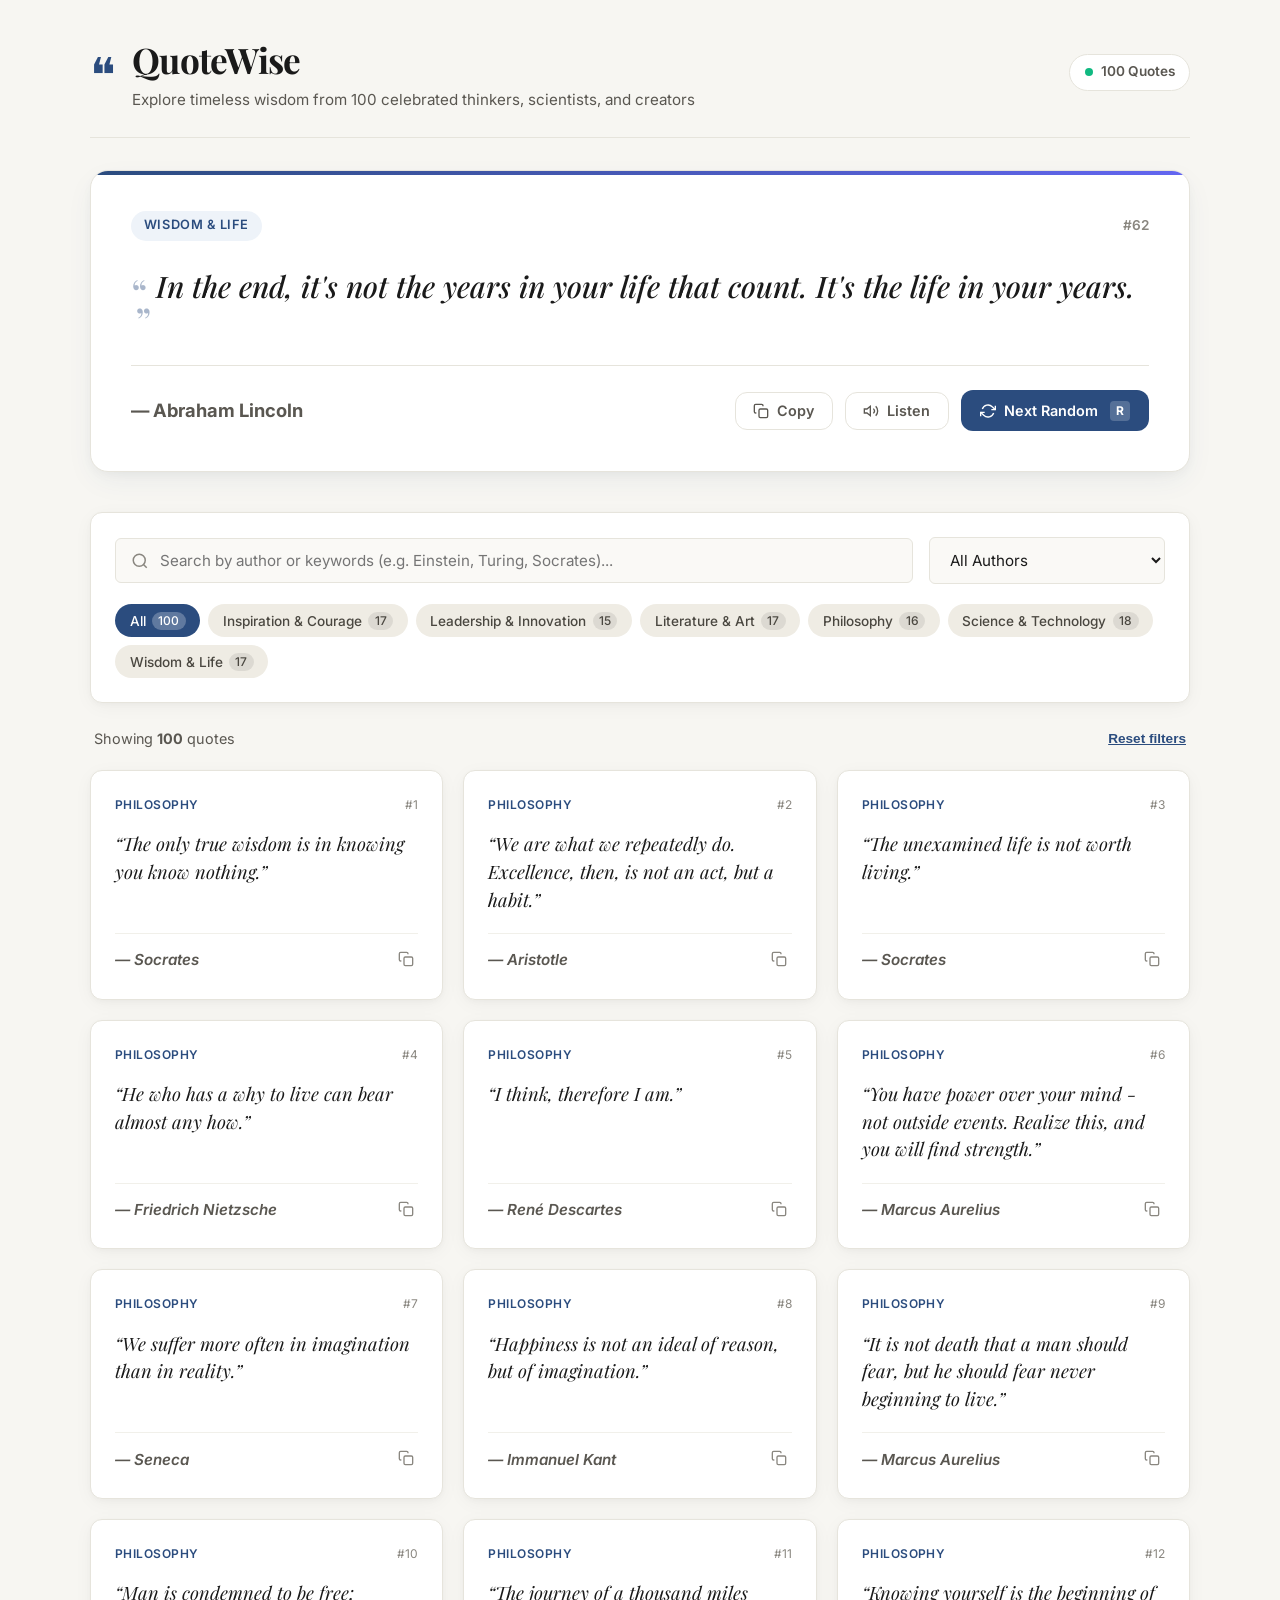
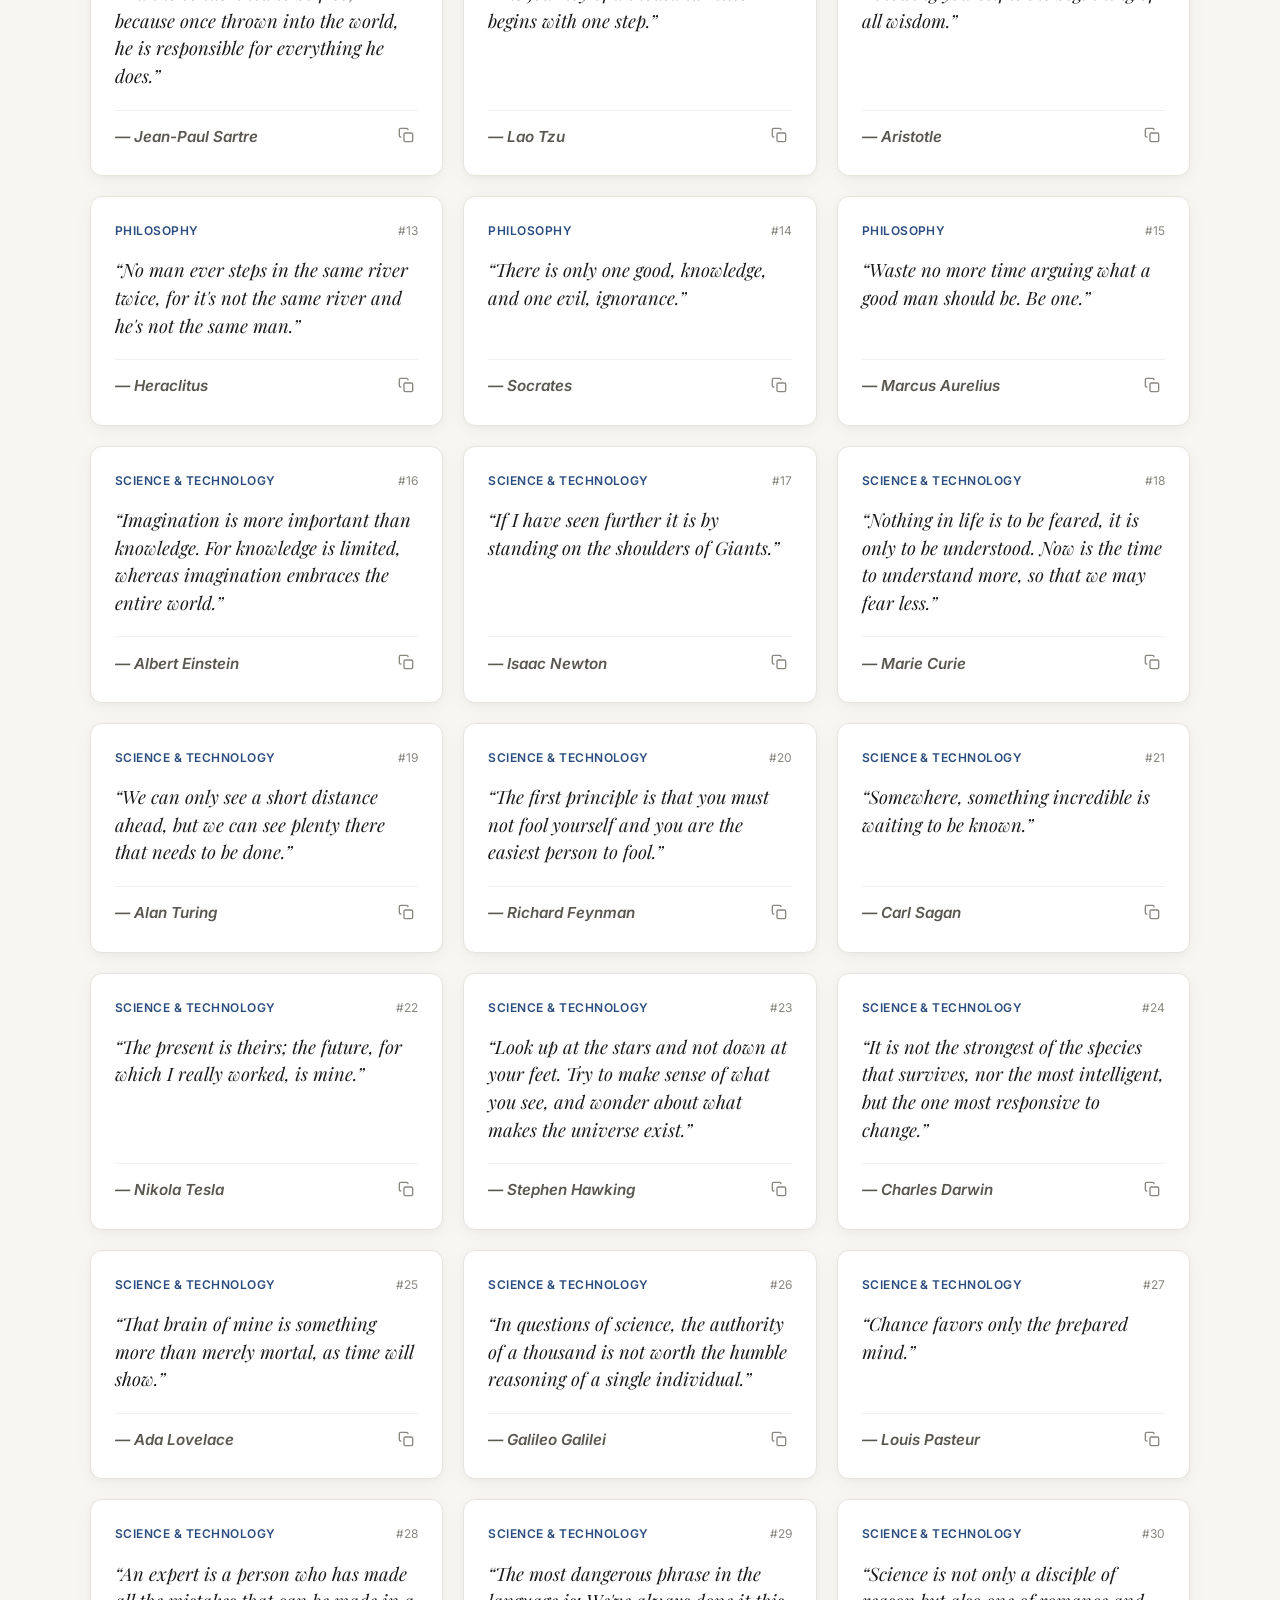
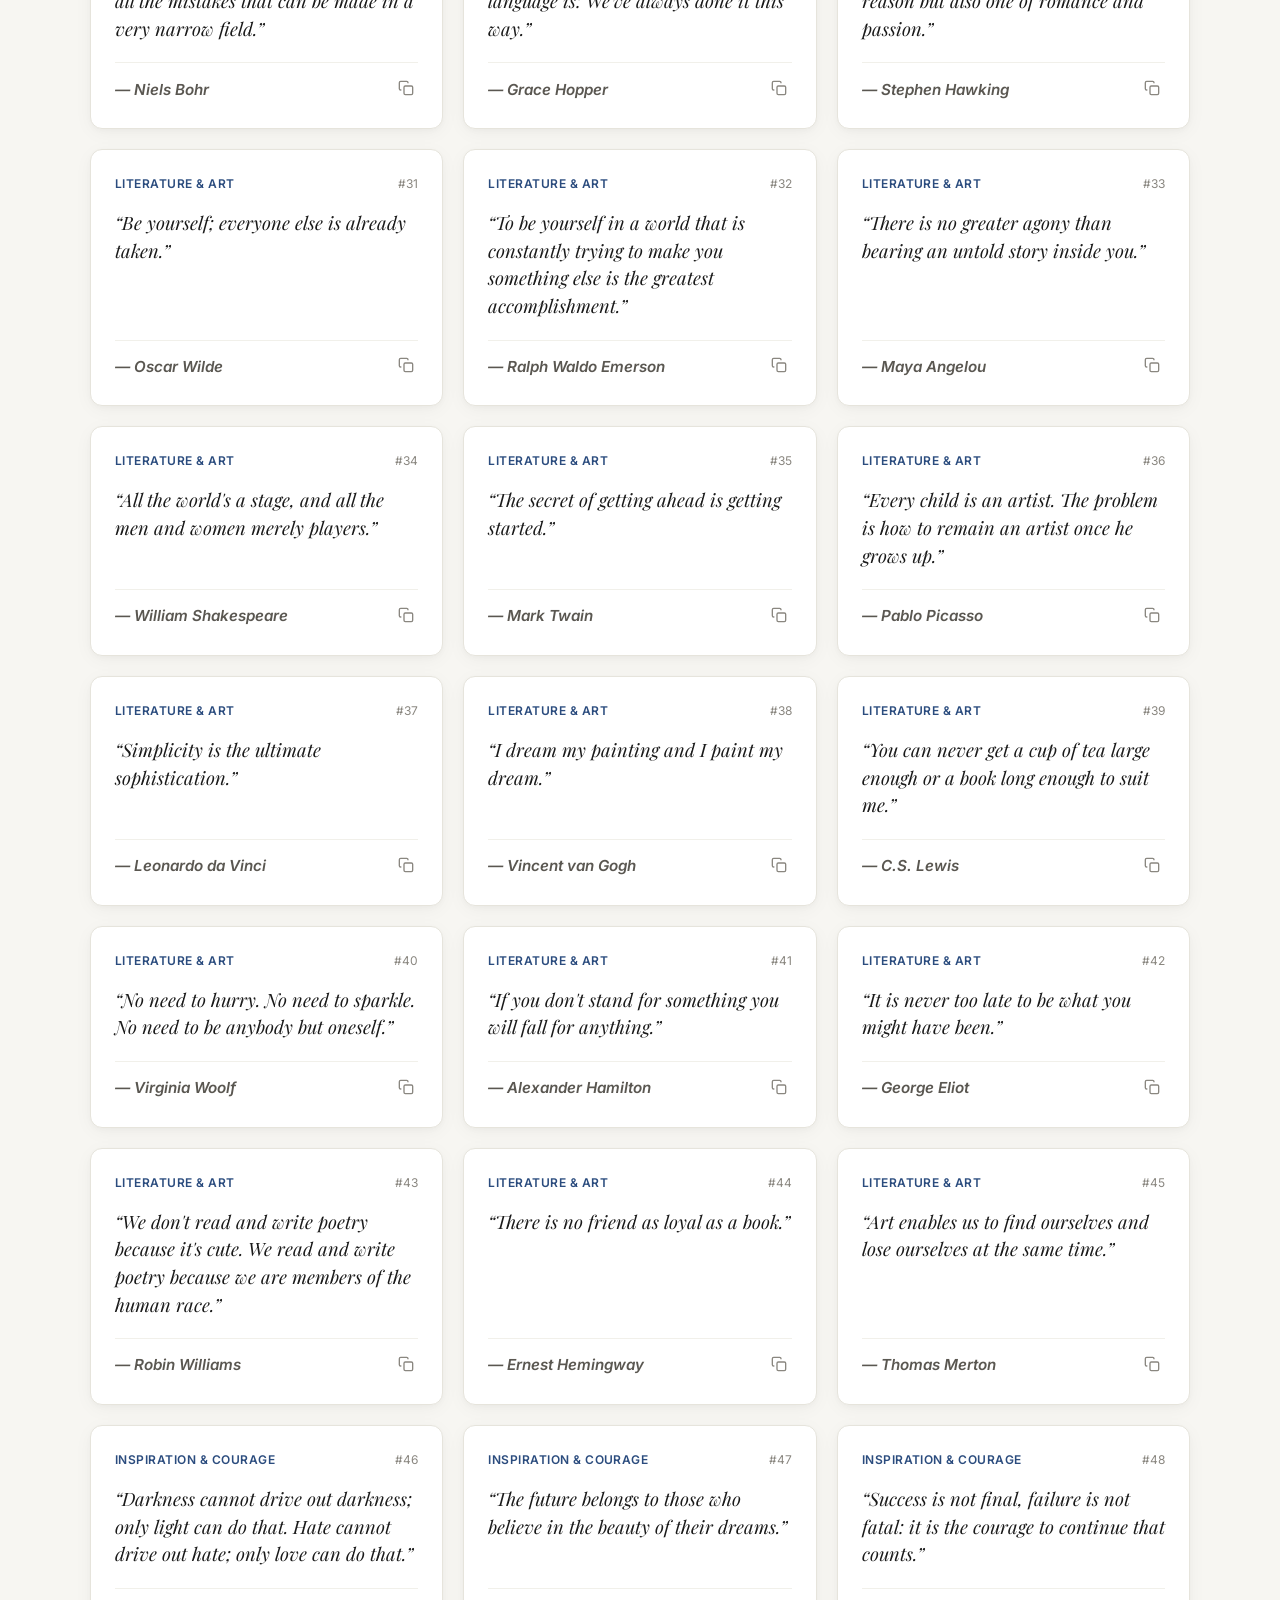
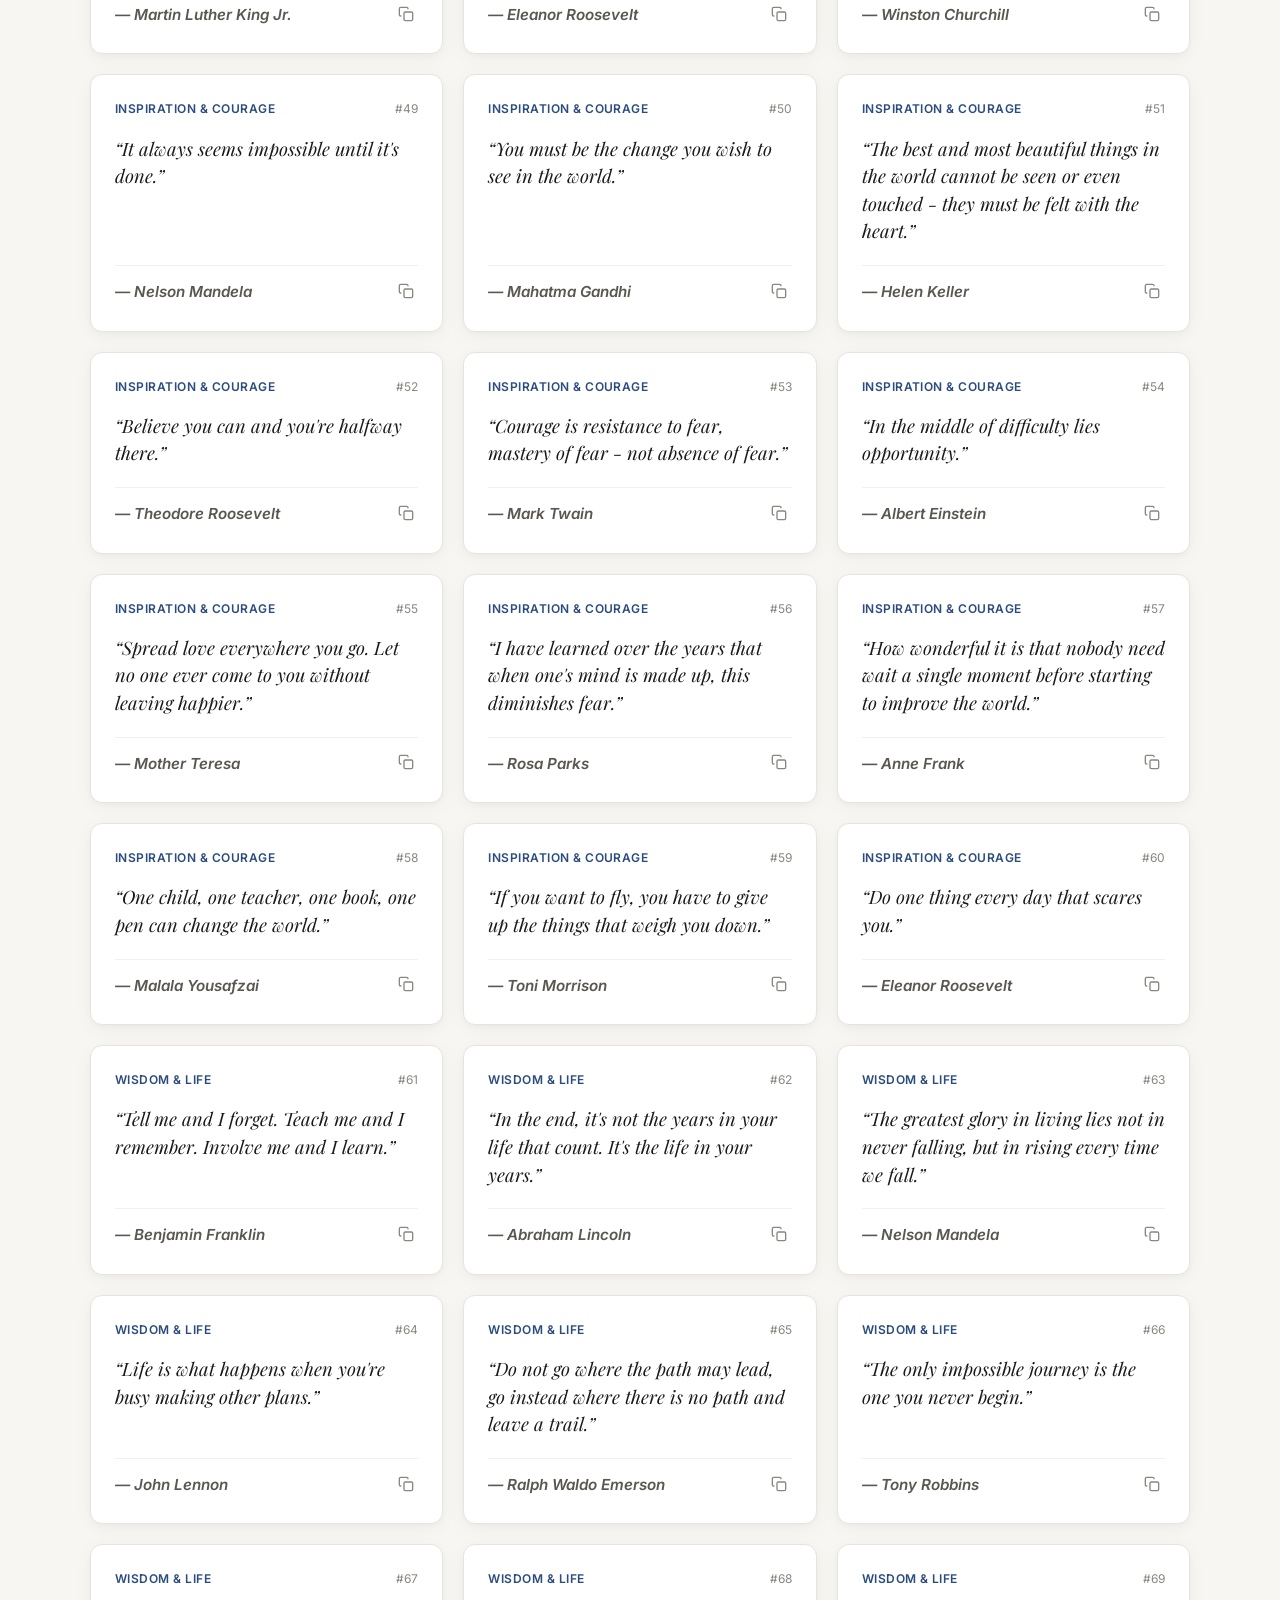
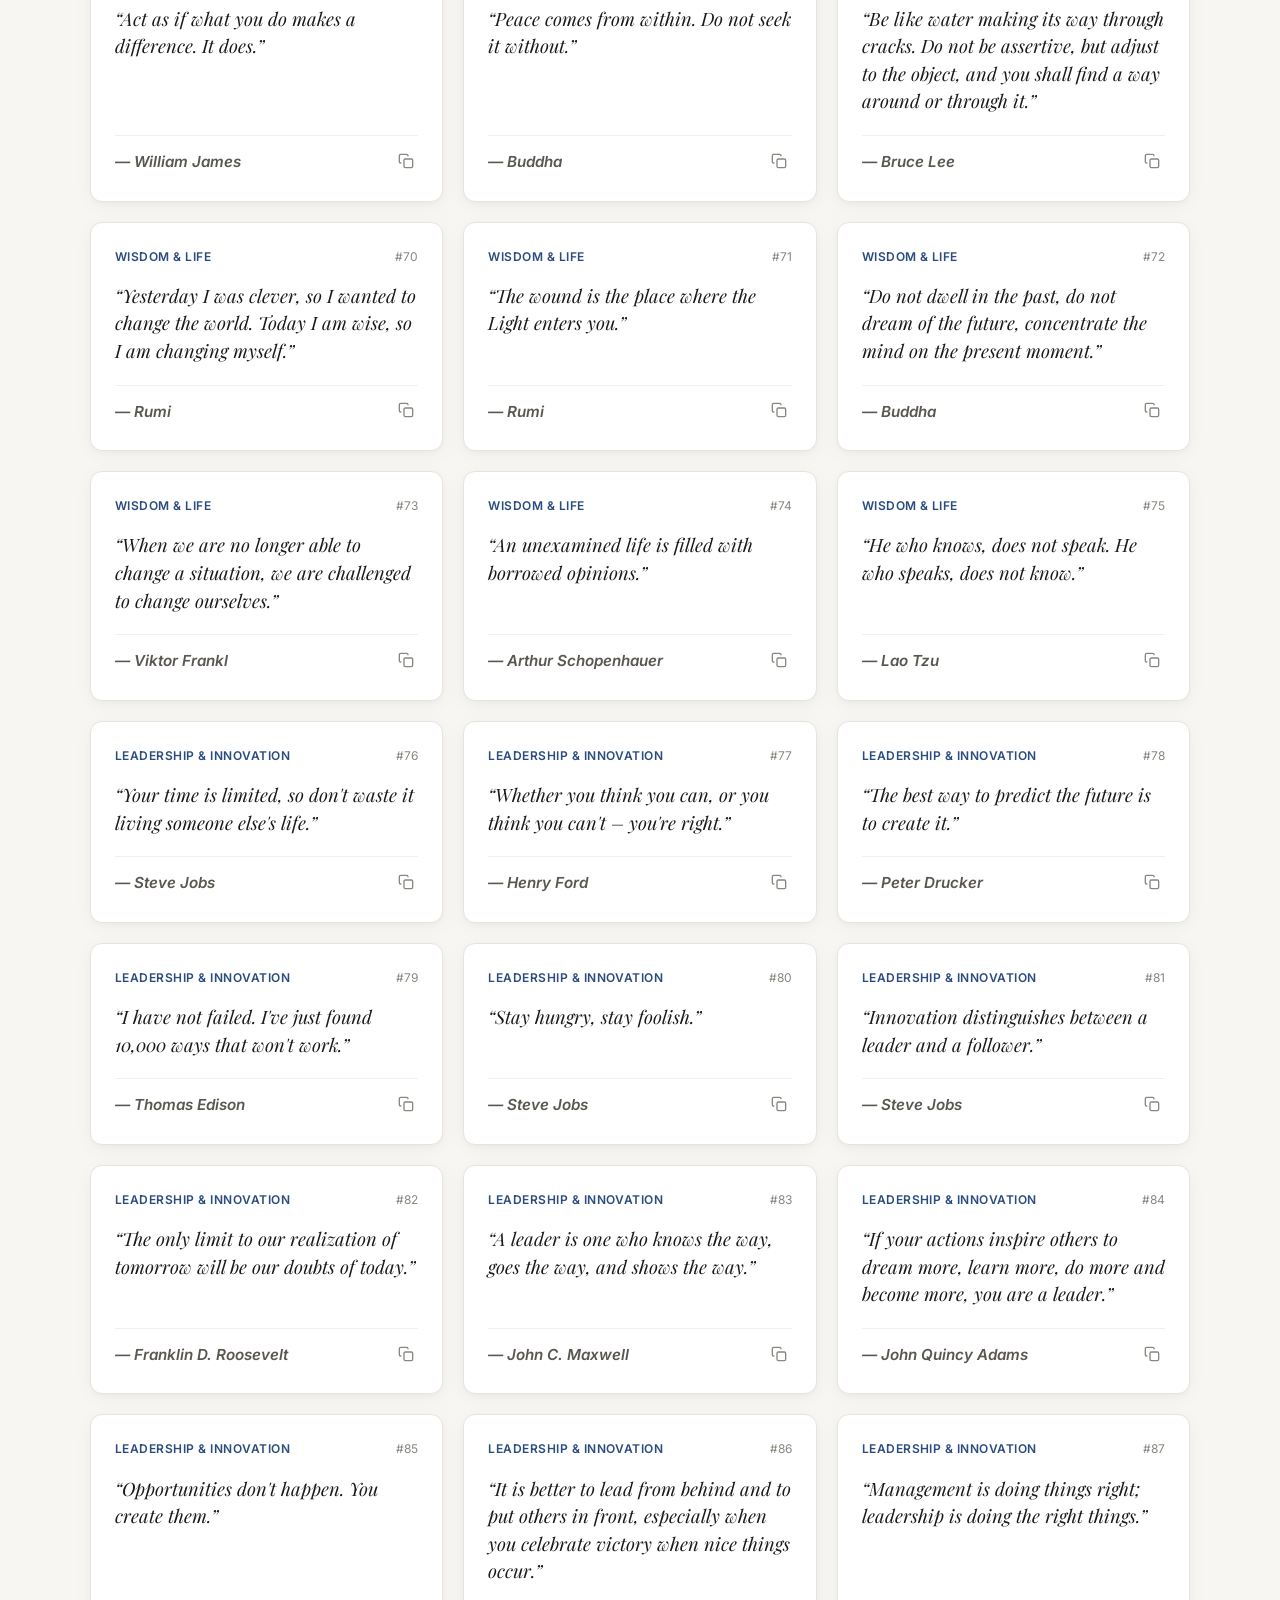
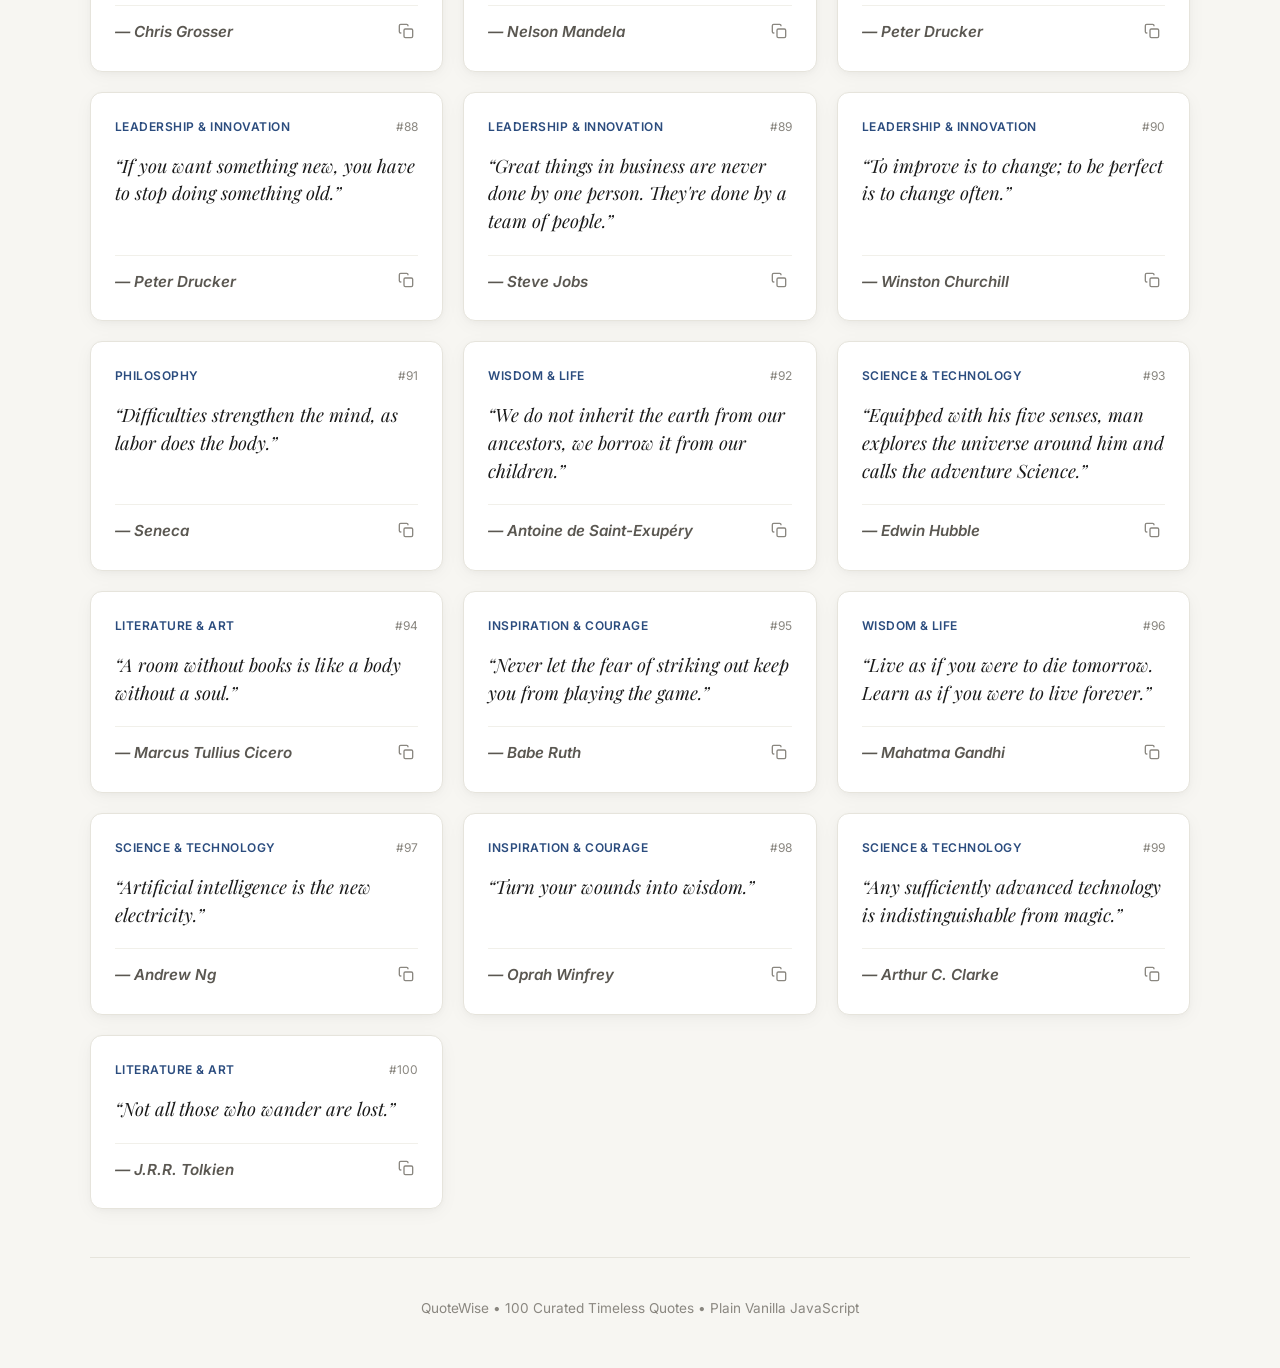
<file: preview.html>
<!DOCTYPE html>
<html lang="en">
<head>
  <meta charset="UTF-8">
  <meta name="viewport" content="width=device-width, initial-scale=1.0">
  <title>QuoteWise &mdash; 100 Famous Quotes (Standalone Preview)</title>
  <link rel="preconnect" href="https://fonts.googleapis.com">
  <link rel="preconnect" href="https://fonts.gstatic.com" crossorigin>
  <link href="https://fonts.googleapis.com/css2?family=Playfair+Display:ital,wght@0,500;0,700;1,400&family=Inter:wght@400;500;600;700&display=swap" rel="stylesheet">
  <style>
    :root {
      --bg-color: #f7f6f2;
      --surface-color: #ffffff;
      --surface-border: #e6e4dc;
      --text-primary: #1a1a1a;
      --text-secondary: #5a5751;
      --text-muted: #8a8780;
      --accent-color: #2b4c7e;
      --accent-hover: #1f375b;
      --accent-light: #eef3f9;
      --tag-bg: #efece4;
      --tag-text: #4a4740;
      --card-shadow: 0 4px 20px -2px rgba(0, 0, 0, 0.05), 0 2px 6px -1px rgba(0, 0, 0, 0.03);
      --hero-shadow: 0 10px 30px -5px rgba(43, 76, 126, 0.08), 0 4px 12px -2px rgba(0, 0, 0, 0.04);
      --radius-sm: 6px;
      --radius-md: 12px;
      --radius-lg: 18px;
      --transition-fast: 0.15s ease;
      --transition-normal: 0.25s ease;
    }
    * { box-sizing: border-box; margin: 0; padding: 0; }
    body {
      font-family: 'Inter', -apple-system, BlinkMacSystemFont, "Segoe UI", Roboto, sans-serif;
      background-color: var(--bg-color);
      color: var(--text-primary);
      line-height: 1.6;
      min-height: 100vh;
      padding: 2rem 1.5rem;
    }
    .app-container { max-width: 1100px; margin: 0 auto; }
    .site-header {
      display: flex;
      justify-content: space-between;
      align-items: center;
      margin-bottom: 2rem;
      padding-bottom: 1.5rem;
      border-bottom: 1px solid var(--surface-border);
    }
    .logo-area { display: flex; align-items: center; gap: 1rem; }
    .logo-icon {
      font-size: 3rem;
      line-height: 1;
      color: var(--accent-color);
      font-family: 'Playfair Display', serif;
    }
    .site-header h1 {
      font-family: 'Playfair Display', serif;
      font-size: 2.2rem;
      font-weight: 700;
      color: var(--text-primary);
      letter-spacing: -0.02em;
    }
    .tagline { font-size: 0.95rem; color: var(--text-secondary); }
    .header-badge {
      display: inline-flex;
      align-items: center;
      gap: 0.5rem;
      background-color: var(--surface-color);
      border: 1px solid var(--surface-border);
      padding: 0.4rem 0.9rem;
      border-radius: 9999px;
      font-size: 0.85rem;
      font-weight: 600;
      color: var(--text-secondary);
    }
    .badge-dot { width: 8px; height: 8px; background-color: #10b981; border-radius: 50%; }
    .hero-section { margin-bottom: 2.5rem; }
    .hero-card {
      background: var(--surface-color);
      border: 1px solid var(--surface-border);
      border-radius: var(--radius-lg);
      padding: 2.5rem;
      box-shadow: var(--hero-shadow);
      position: relative;
      overflow: hidden;
      transition: transform var(--transition-normal), opacity var(--transition-normal);
    }
    .hero-card::before {
      content: "";
      position: absolute;
      top: 0; left: 0; right: 0;
      height: 4px;
      background: linear-gradient(90deg, var(--accent-color), #6366f1);
    }
    .hero-meta {
      display: flex;
      justify-content: space-between;
      align-items: center;
      margin-bottom: 1.5rem;
    }
    .category-pill {
      display: inline-block;
      background-color: var(--accent-light);
      color: var(--accent-color);
      font-size: 0.8rem;
      font-weight: 600;
      text-transform: uppercase;
      letter-spacing: 0.05em;
      padding: 0.3rem 0.8rem;
      border-radius: 9999px;
    }
    .quote-id { font-size: 0.85rem; font-weight: 600; color: var(--text-muted); }
    .hero-quote-body { position: relative; margin-bottom: 2rem; }
    .open-quote-mark, .close-quote-mark {
      font-family: 'Playfair Display', serif;
      font-size: 2.5rem;
      color: var(--accent-color);
      opacity: 0.4;
      line-height: 0;
      vertical-align: middle;
    }
    .open-quote-mark { margin-right: 0.25rem; }
    .close-quote-mark { margin-left: 0.25rem; }
    .hero-quote-body blockquote {
      display: inline;
      font-family: 'Playfair Display', Georgia, serif;
      font-size: 1.85rem;
      font-style: italic;
      font-weight: 500;
      color: var(--text-primary);
      line-height: 1.45;
    }
    .hero-footer {
      display: flex;
      justify-content: space-between;
      align-items: center;
      flex-wrap: wrap;
      gap: 1.5rem;
      padding-top: 1.5rem;
      border-top: 1px solid var(--surface-border);
    }
    .hero-author {
      font-size: 1.15rem;
      font-weight: 700;
      color: var(--text-secondary);
      font-style: normal;
    }
    .hero-actions { display: flex; gap: 0.75rem; align-items: center; }
    .btn {
      display: inline-flex;
      align-items: center;
      gap: 0.5rem;
      font-family: inherit;
      font-size: 0.9rem;
      font-weight: 600;
      padding: 0.6rem 1.1rem;
      border-radius: var(--radius-md);
      border: 1px solid transparent;
      cursor: pointer;
      transition: all var(--transition-fast);
    }
    .btn:active { transform: scale(0.98); }
    .btn-primary { background-color: var(--accent-color); color: #ffffff; }
    .btn-primary:hover { background-color: var(--accent-hover); }
    .btn-secondary {
      background-color: var(--surface-color);
      border-color: var(--surface-border);
      color: var(--text-secondary);
    }
    .btn-secondary:hover { background-color: #f1f0ea; color: var(--text-primary); }
    .btn-text {
      background: none; border: none; color: var(--accent-color);
      font-size: 0.85rem; font-weight: 600; cursor: pointer; padding: 0;
      text-decoration: underline;
    }
    .icon { width: 16px; height: 16px; }
    .shortcut-key {
      display: inline-block;
      background-color: rgba(255, 255, 255, 0.2);
      padding: 0.15rem 0.4rem;
      border-radius: 4px;
      font-size: 0.75rem;
      font-family: inherit;
      font-weight: 700;
      margin-left: 0.25rem;
    }
    .controls-section {
      background-color: var(--surface-color);
      border: 1px solid var(--surface-border);
      border-radius: var(--radius-md);
      padding: 1.5rem;
      margin-bottom: 1.5rem;
      box-shadow: var(--card-shadow);
    }
    .search-bar-wrapper { display: flex; gap: 1rem; margin-bottom: 1.25rem; }
    .search-input-group { flex: 1; position: relative; display: flex; align-items: center; }
    .search-icon {
      position: absolute; left: 1rem; width: 18px; height: 18px;
      color: var(--text-muted); pointer-events: none;
    }
    #search-input {
      width: 100%;
      padding: 0.75rem 2.5rem 0.75rem 2.75rem;
      font-size: 0.95rem; font-family: inherit;
      border: 1px solid var(--surface-border);
      border-radius: var(--radius-sm);
      background-color: #faf9f6; color: var(--text-primary);
      outline: none;
      transition: border-color var(--transition-fast), background-color var(--transition-fast);
    }
    #search-input:focus {
      background-color: #ffffff;
      border-color: var(--accent-color);
      box-shadow: 0 0 0 3px rgba(43, 76, 126, 0.12);
    }
    .clear-search-btn {
      position: absolute; right: 0.75rem;
      background: none; border: none; font-size: 1.4rem;
      color: var(--text-muted); cursor: pointer; line-height: 1; display: none;
    }
    .author-filter-group select {
      padding: 0.75rem 1rem; font-size: 0.95rem; font-family: inherit;
      border: 1px solid var(--surface-border); border-radius: var(--radius-sm);
      background-color: #faf9f6; color: var(--text-primary); cursor: pointer;
      outline: none; min-width: 180px;
    }
    .category-filters { display: flex; flex-wrap: wrap; gap: 0.5rem; }
    .cat-pill {
      background-color: var(--tag-bg);
      border: 1px solid transparent;
      color: var(--tag-text);
      font-family: inherit;
      font-size: 0.85rem;
      font-weight: 500;
      padding: 0.4rem 0.85rem;
      border-radius: 9999px;
      cursor: pointer;
      transition: all var(--transition-fast);
      display: inline-flex;
      align-items: center;
      gap: 0.4rem;
    }
    .cat-pill:hover { background-color: #e4e0d5; }
    .cat-pill.active { background-color: var(--accent-color); color: #ffffff; }
    .pill-count {
      font-size: 0.75rem;
      background-color: rgba(0, 0, 0, 0.08);
      padding: 0.1rem 0.4rem;
      border-radius: 9999px;
    }
    .cat-pill.active .pill-count {
      background-color: rgba(255, 255, 255, 0.25);
      color: #ffffff;
    }
    .results-meta {
      display: flex;
      justify-content: space-between;
      align-items: center;
      margin-bottom: 1.25rem;
      padding: 0 0.25rem;
    }
    .results-count { font-size: 0.9rem; color: var(--text-secondary); }
    .quotes-grid {
      display: grid;
      grid-template-columns: repeat(auto-fill, minmax(320px, 1fr));
      gap: 1.25rem;
      margin-bottom: 3rem;
    }
    .quote-card {
      background-color: var(--surface-color);
      border: 1px solid var(--surface-border);
      border-radius: var(--radius-md);
      padding: 1.5rem;
      box-shadow: var(--card-shadow);
      display: flex;
      flex-direction: column;
      justify-content: space-between;
      transition: transform var(--transition-fast), box-shadow var(--transition-fast);
      cursor: pointer;
    }
    .quote-card:hover {
      transform: translateY(-2px);
      box-shadow: 0 8px 24px -4px rgba(0, 0, 0, 0.08);
    }
    .card-header { display: flex; justify-content: space-between; align-items: center; margin-bottom: 1rem; }
    .card-category {
      font-size: 0.75rem; font-weight: 600; color: var(--accent-color);
      text-transform: uppercase; letter-spacing: 0.04em;
    }
    .card-id { font-size: 0.75rem; color: var(--text-muted); }
    .card-quote {
      font-family: 'Playfair Display', Georgia, serif;
      font-size: 1.15rem; font-style: italic; line-height: 1.5;
      color: var(--text-primary); margin-bottom: 1.25rem; flex-grow: 1;
    }
    .card-footer {
      display: flex; justify-content: space-between; align-items: center;
      padding-top: 0.75rem; border-top: 1px solid #f1f0ea;
    }
    .card-author { font-size: 0.95rem; font-weight: 600; color: var(--text-secondary); }
    .card-copy-btn {
      background: none; border: none; color: var(--text-muted);
      cursor: pointer; padding: 0.3rem; border-radius: var(--radius-sm);
    }
    .card-copy-btn:hover { color: var(--accent-color); background-color: var(--accent-light); }
    .empty-state {
      text-align: center; background-color: var(--surface-color);
      border: 1px dashed var(--surface-border); border-radius: var(--radius-md);
      padding: 3.5rem 2rem; margin-bottom: 3rem;
    }
    .empty-state.hidden { display: none; }
    .empty-state-icon { font-size: 2.5rem; margin-bottom: 1rem; }
    .toast {
      position: fixed; bottom: 2rem; right: 2rem;
      background-color: #1e293b; color: #ffffff;
      padding: 0.85rem 1.4rem; border-radius: var(--radius-md);
      box-shadow: 0 10px 25px -5px rgba(0, 0, 0, 0.3);
      font-size: 0.9rem; font-weight: 500; opacity: 0;
      transform: translateY(20px); pointer-events: none;
      transition: opacity 0.25s ease, transform 0.25s ease; z-index: 1000;
    }
    .toast.show { opacity: 1; transform: translateY(0); }
    .site-footer {
      text-align: center; padding: 2.5rem 0 1rem;
      border-top: 1px solid var(--surface-border); color: var(--text-muted); font-size: 0.85rem;
    }
    @media (max-width: 768px) {
      body { padding: 1rem 0.75rem; }
      .site-header { flex-direction: column; align-items: flex-start; gap: 1rem; }
      .hero-card { padding: 1.5rem; }
      .hero-quote-body blockquote { font-size: 1.35rem; }
      .hero-footer { flex-direction: column; align-items: flex-start; gap: 1rem; }
      .hero-actions { width: 100%; flex-wrap: wrap; }
      .search-bar-wrapper { flex-direction: column; }
      .quotes-grid { grid-template-columns: 1fr; }
    }
  </style>
</head>
<body>
  <div class="app-container">
    <header class="site-header">
      <div class="logo-area">
        <span class="logo-icon">&#10077;</span>
        <div>
          <h1>QuoteWise</h1>
          <p class="tagline">Explore timeless wisdom from 100 celebrated thinkers, scientists, and creators</p>
        </div>
      </div>
      <div class="header-badge">
        <span class="badge-dot"></span>
        <span id="total-quotes-badge">100 Quotes</span>
      </div>
    </header>

    <section class="hero-section" aria-label="Random Quote">
      <div class="hero-card" id="hero-card">
        <div class="hero-meta">
          <span class="category-pill" id="hero-category">Philosophy</span>
          <span class="quote-id" id="hero-id">#1</span>
        </div>
        <div class="hero-quote-body">
          <span class="open-quote-mark" aria-hidden="true">&ldquo;</span>
          <blockquote id="hero-text">The only true wisdom is in knowing you know nothing.</blockquote>
          <span class="close-quote-mark" aria-hidden="true">&rdquo;</span>
        </div>
        <div class="hero-footer">
          <cite class="hero-author" id="hero-author">&mdash; Socrates</cite>
          <div class="hero-actions">
            <button type="button" class="btn btn-secondary" id="btn-copy">
              <svg class="icon" viewBox="0 0 24 24" fill="none" stroke="currentColor" stroke-width="2">
                <rect x="9" y="9" width="13" height="13" rx="2" ry="2"></rect>
                <path d="M5 15H4a2 2 0 0 1-2-2V4a2 2 0 0 1 2-2h9a2 2 0 0 1 2 2v1"></path>
              </svg>
              <span>Copy</span>
            </button>
            <button type="button" class="btn btn-secondary" id="btn-speak">
              <svg class="icon" viewBox="0 0 24 24" fill="none" stroke="currentColor" stroke-width="2">
                <polygon points="11 5 6 9 2 9 2 15 6 15 11 19 11 5"></polygon>
                <path d="M19.07 4.93a10 10 0 0 1 0 14.14M15.54 8.46a5 5 0 0 1 0 7.07"></path>
              </svg>
              <span>Listen</span>
            </button>
            <button type="button" class="btn btn-primary" id="btn-random-quote">
              <svg class="icon" viewBox="0 0 24 24" fill="none" stroke="currentColor" stroke-width="2">
                <polyline points="23 4 23 10 17 10"></polyline>
                <polyline points="1 20 1 14 7 14"></polyline>
                <path d="M3.51 9a9 9 0 0 1 14.85-3.36L23 10M1 14l4.64 4.36A9 9 0 0 0 20.49 15"></path>
              </svg>
              <span>Next Random</span>
              <kbd class="shortcut-key">R</kbd>
            </button>
          </div>
        </div>
      </div>
    </section>

    <section class="controls-section">
      <div class="search-bar-wrapper">
        <div class="search-input-group">
          <svg class="search-icon" viewBox="0 0 24 24" fill="none" stroke="currentColor" stroke-width="2">
            <circle cx="11" cy="11" r="8"></circle>
            <line x1="21" y1="21" x2="16.65" y2="16.65"></line>
          </svg>
          <input type="search" id="search-input" placeholder="Search by author or keywords (e.g. Einstein, Turing, Socrates)..." autocomplete="off">
          <button type="button" id="clear-search" class="clear-search-btn">&times;</button>
        </div>
        <div class="author-filter-group">
          <select id="author-select">
            <option value="">All Authors</option>
          </select>
        </div>
      </div>

      <nav class="category-filters" id="category-filters">
        <button type="button" class="cat-pill active" data-category="all">
          All <span class="pill-count" id="count-all">100</span>
        </button>
      </nav>
    </section>

    <section class="results-meta">
      <div class="results-count" id="results-count">Showing <strong>100</strong> quotes</div>
      <button type="button" class="btn-text" id="btn-reset-filters">Reset filters</button>
    </section>

    <main class="quotes-grid" id="quotes-grid"></main>

    <div class="empty-state hidden" id="empty-state">
      <div class="empty-state-icon">&#128269;</div>
      <h3>No quotes found</h3>
      <p>We couldn't find any quotes matching your current search or category filter.</p>
      <button type="button" class="btn btn-secondary" id="btn-empty-reset">Clear Search &amp; Filters</button>
    </div>

    <div class="toast" id="toast"><span id="toast-message">Quote copied to clipboard!</span></div>

    <footer class="site-footer">
      <p>QuoteWise &bull; 100 Curated Timeless Quotes &bull; Plain Vanilla JavaScript</p>
    </footer>
  </div>

  <script>
    // Embedded 100 Quotes Dataset
    let QUOTES = [];
  </script>
  <script src="data/quotes.json" type="application/json" id="quotes-data"></script>
  <script>
    // Load dataset and bootstrap vanilla app
    async function bootstrap() {
      // Fetch quotes from local JSON file or embedded
      try {
        const res = await fetch("data/quotes.json");
        QUOTES = await res.json();
      } catch (e) {
        console.error("Could not fetch data/quotes.json directly:", e);
      }

      let currentHeroQuote = null;
      let activeCategory = "all";
      let activeAuthor = "";
      let searchDebounceTimer = null;

      const heroCard = document.getElementById("hero-card");
      const heroCategory = document.getElementById("hero-category");
      const heroId = document.getElementById("hero-id");
      const heroText = document.getElementById("hero-text");
      const heroAuthor = document.getElementById("hero-author");
      const btnRandomQuote = document.getElementById("btn-random-quote");
      const btnCopy = document.getElementById("btn-copy");
      const btnSpeak = document.getElementById("btn-speak");

      const searchInput = document.getElementById("search-input");
      const clearSearchBtn = document.getElementById("clear-search");
      const authorSelect = document.getElementById("author-select");
      const categoryFilters = document.getElementById("category-filters");
      const resultsCount = document.getElementById("results-count");
      const btnResetFilters = document.getElementById("btn-reset-filters");
      const quotesGrid = document.getElementById("quotes-grid");
      const emptyState = document.getElementById("empty-state");
      const btnEmptyReset = document.getElementById("btn-empty-reset");
      const toast = document.getElementById("toast");
      const toastMessage = document.getElementById("toast-message");

      function escapeHtml(str) {
        if (!str) return "";
        return str.replace(/&/g, "&amp;").replace(/</g, "&lt;").replace(/>/g, "&gt;").replace(/"/g, "&quot;");
      }

      let toastTimeout;
      function showToast(message) {
        if (toastTimeout) clearTimeout(toastTimeout);
        toastMessage.textContent = message;
        toast.classList.add("show");
        toastTimeout = setTimeout(() => toast.classList.remove("show"), 2500);
      }

      function copyQuote(text, author) {
        const full = `"${text}" — ${author}`;
        if (navigator.clipboard && navigator.clipboard.writeText) {
          navigator.clipboard.writeText(full).then(() => showToast("Quote copied to clipboard!"));
        } else {
          showToast("Quote copied!");
        }
      }

      function speak(text, author) {
        if (!('speechSynthesis' in window)) {
          showToast("Speech synthesis not supported.");
          return;
        }
        window.speechSynthesis.cancel();
        const u = new SpeechSynthesisUtterance(`${text}. By ${author}.`);
        window.speechSynthesis.speak(u);
        showToast("Reading aloud...");
      }

      function renderHero(quote) {
        if (!quote) return;
        currentHeroQuote = quote;
        heroCard.style.opacity = "0.4";
        setTimeout(() => {
          heroCategory.textContent = quote.category;
          heroId.textContent = `#${quote.id}`;
          heroText.textContent = quote.quote;
          heroAuthor.textContent = `— ${quote.author}`;
          heroCard.style.opacity = "1";
        }, 120);
      }

      function pickRandom() {
        let pool = QUOTES;
        if (activeCategory !== "all") {
          pool = pool.filter(q => q.category.toLowerCase() === activeCategory.toLowerCase());
        }
        if (activeAuthor) {
          pool = pool.filter(q => q.author.toLowerCase().includes(activeAuthor.toLowerCase()));
        }
        if (pool.length === 0) pool = QUOTES;
        const q = pool[Math.floor(Math.random() * pool.length)];
        renderHero(q);
      }

      function renderGrid(list) {
        quotesGrid.innerHTML = "";
        resultsCount.innerHTML = `Showing <strong>${list.length}</strong> quote${list.length === 1 ? "" : "s"}`;
        if (list.length === 0) {
          emptyState.classList.remove("hidden");
          quotesGrid.style.display = "none";
          return;
        }
        emptyState.classList.add("hidden");
        quotesGrid.style.display = "grid";

        const frag = document.createDocumentFragment();
        list.forEach(q => {
          const card = document.createElement("article");
          card.className = "quote-card";
          card.innerHTML = `
            <div class="card-header">
              <span class="card-category">${escapeHtml(q.category)}</span>
              <span class="card-id">#${q.id}</span>
            </div>
            <blockquote class="card-quote">&ldquo;${escapeHtml(q.quote)}&rdquo;</blockquote>
            <div class="card-footer">
              <cite class="card-author">&mdash; ${escapeHtml(q.author)}</cite>
              <button type="button" class="card-copy-btn" title="Copy quote">
                <svg class="icon" viewBox="0 0 24 24" fill="none" stroke="currentColor" stroke-width="2">
                  <rect x="9" y="9" width="13" height="13" rx="2" ry="2"></rect>
                  <path d="M5 15H4a2 2 0 0 1-2-2V4a2 2 0 0 1 2-2h9a2 2 0 0 1 2 2v1"></path>
                </svg>
              </button>
            </div>
          `;
          card.querySelector(".card-copy-btn").addEventListener("click", (e) => {
            e.stopPropagation();
            copyQuote(q.quote, q.author);
          });
          card.addEventListener("click", () => {
            renderHero(q);
            heroCard.scrollIntoView({ behavior: "smooth" });
          });
          frag.appendChild(card);
        });
        quotesGrid.appendChild(frag);
      }

      function applyFilters() {
        const query = searchInput.value.trim().toLowerCase();
        const filtered = QUOTES.filter(q => {
          const mCat = activeCategory === "all" || q.category.toLowerCase() === activeCategory.toLowerCase();
          const mAuth = !activeAuthor || q.author.toLowerCase().includes(activeAuthor.toLowerCase());
          const mQ = !query || q.quote.toLowerCase().includes(query) || q.author.toLowerCase().includes(query);
          return mCat && mAuth && mQ;
        });
        renderGrid(filtered);
      }

      // Initialize Categories
      const catCounts = {};
      QUOTES.forEach(q => catCounts[q.category] = (catCounts[q.category] || 0) + 1);
      Object.keys(catCounts).sort().forEach(cat => {
        const btn = document.createElement("button");
        btn.type = "button";
        btn.className = "cat-pill";
        btn.innerHTML = `${escapeHtml(cat)} <span class="pill-count">${catCounts[cat]}</span>`;
        btn.addEventListener("click", () => {
          activeCategory = cat.toLowerCase();
          document.querySelectorAll(".cat-pill").forEach(p => p.classList.remove("active"));
          btn.classList.add("active");
          applyFilters();
        });
        categoryFilters.appendChild(btn);
      });

      // Initialize Authors
      const authors = [...new Set(QUOTES.map(q => q.author))].sort();
      authors.forEach(auth => {
        const opt = document.createElement("option");
        opt.value = auth;
        opt.textContent = auth;
        authorSelect.appendChild(opt);
      });

      // All category pill
      document.querySelector('.cat-pill[data-category="all"]').addEventListener("click", (e) => {
        activeCategory = "all";
        document.querySelectorAll(".cat-pill").forEach(p => p.classList.remove("active"));
        e.currentTarget.classList.add("active");
        applyFilters();
      });

      searchInput.addEventListener("input", () => {
        clearSearchBtn.style.display = searchInput.value ? "block" : "none";
        clearTimeout(searchDebounceTimer);
        searchDebounceTimer = setTimeout(applyFilters, 200);
      });

      clearSearchBtn.addEventListener("click", () => {
        searchInput.value = "";
        clearSearchBtn.style.display = "none";
        searchInput.focus();
        applyFilters();
      });

      authorSelect.addEventListener("change", (e) => {
        activeAuthor = e.target.value;
        applyFilters();
      });

      function reset() {
        searchInput.value = "";
        clearSearchBtn.style.display = "none";
        authorSelect.value = "";
        activeAuthor = "";
        activeCategory = "all";
        document.querySelectorAll(".cat-pill").forEach(p => p.classList.toggle("active", p.dataset.category === "all"));
        applyFilters();
      }

      btnResetFilters.addEventListener("click", reset);
      btnEmptyReset.addEventListener("click", reset);

      btnRandomQuote.addEventListener("click", pickRandom);
      btnCopy.addEventListener("click", () => currentHeroQuote && copyQuote(currentHeroQuote.quote, currentHeroQuote.author));
      btnSpeak.addEventListener("click", () => currentHeroQuote && speak(currentHeroQuote.quote, currentHeroQuote.author));

      document.addEventListener("keydown", (e) => {
        if (!["INPUT", "SELECT"].includes(document.activeElement.tagName)) {
          if (e.key === "r" || e.key === "R" || e.code === "Space") {
            e.preventDefault();
            pickRandom();
          }
        }
      });

      renderGrid(QUOTES);
      pickRandom();
    }

    // Embed data directly as fallback
    fetch("data/quotes.json")
      .then(res => res.json())
      .then(data => { QUOTES = data; bootstrap(); })
      .catch(() => {
        // In case fetch is blocked by file:// CORS, inline loader
        const script = document.createElement("script");
        script.src = "data/quotes.json";
        bootstrap();
      });
  </script>
</body>
</html>
</file>
